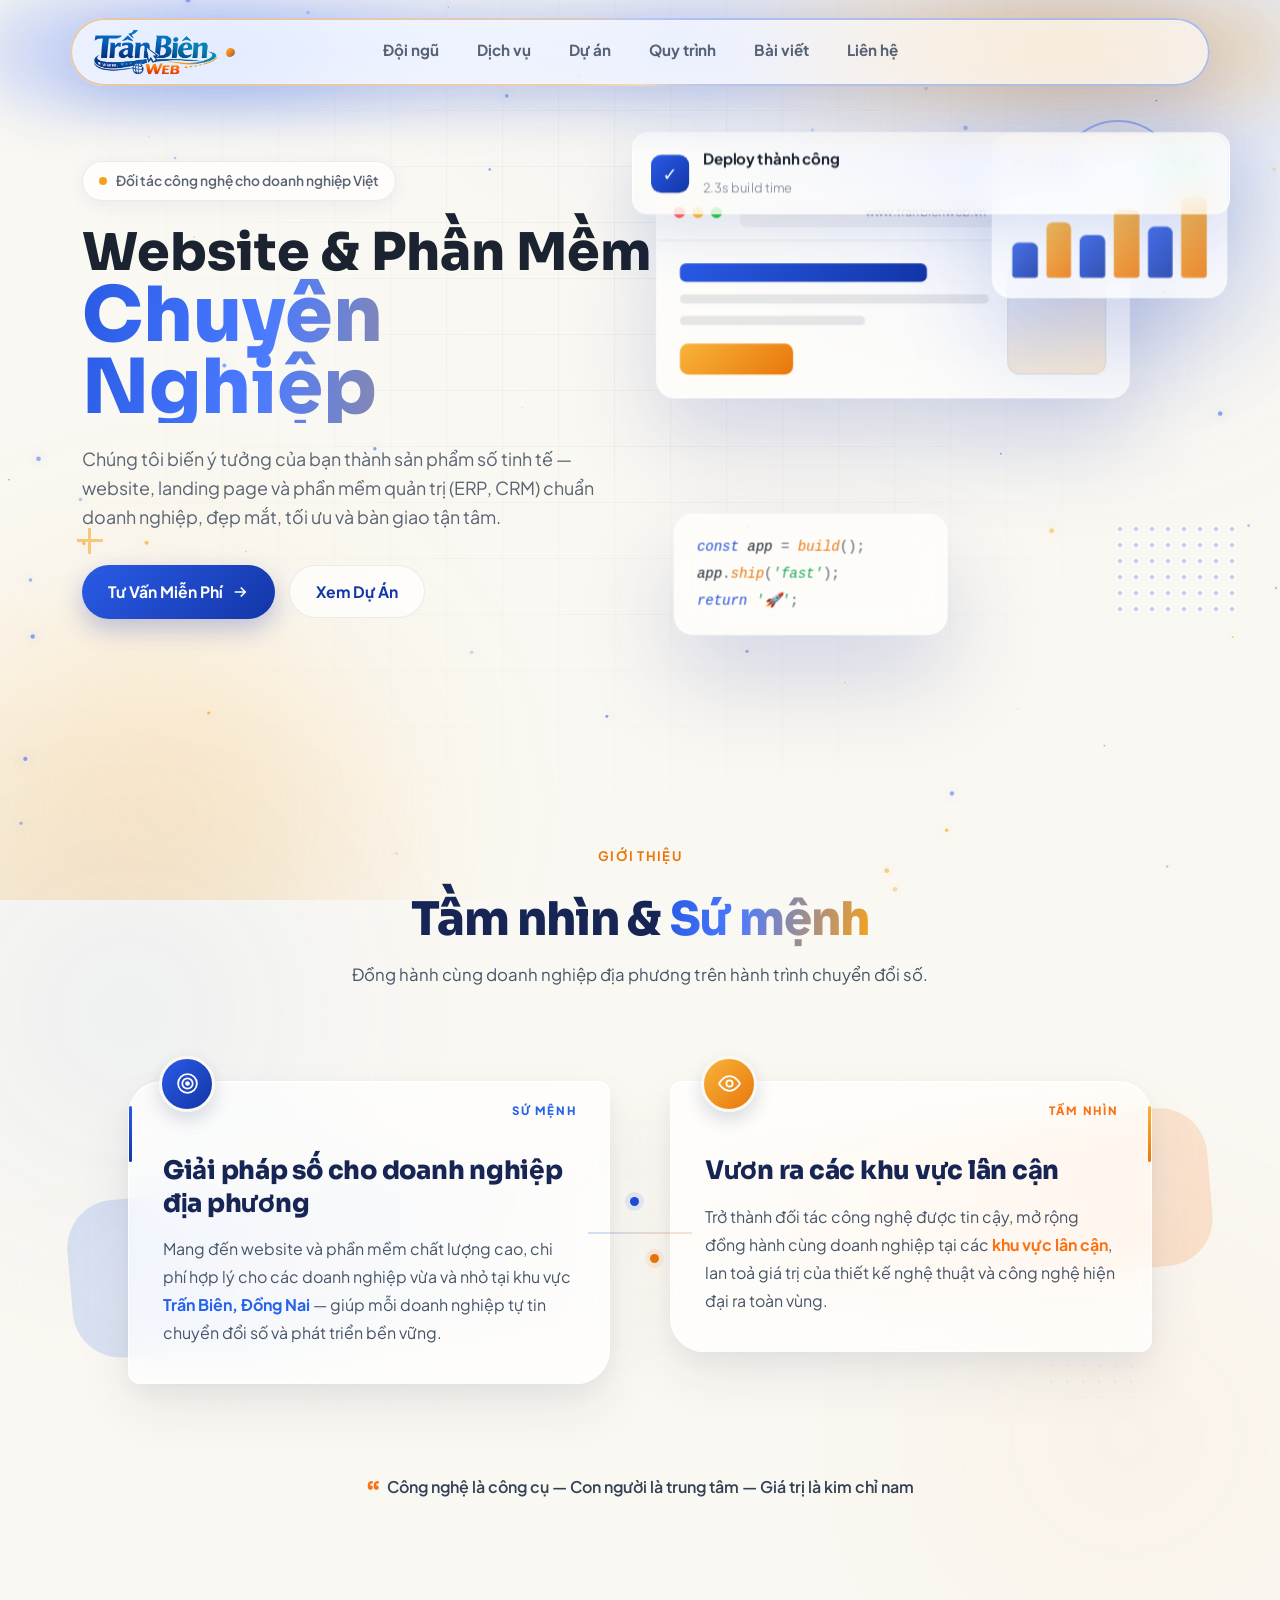
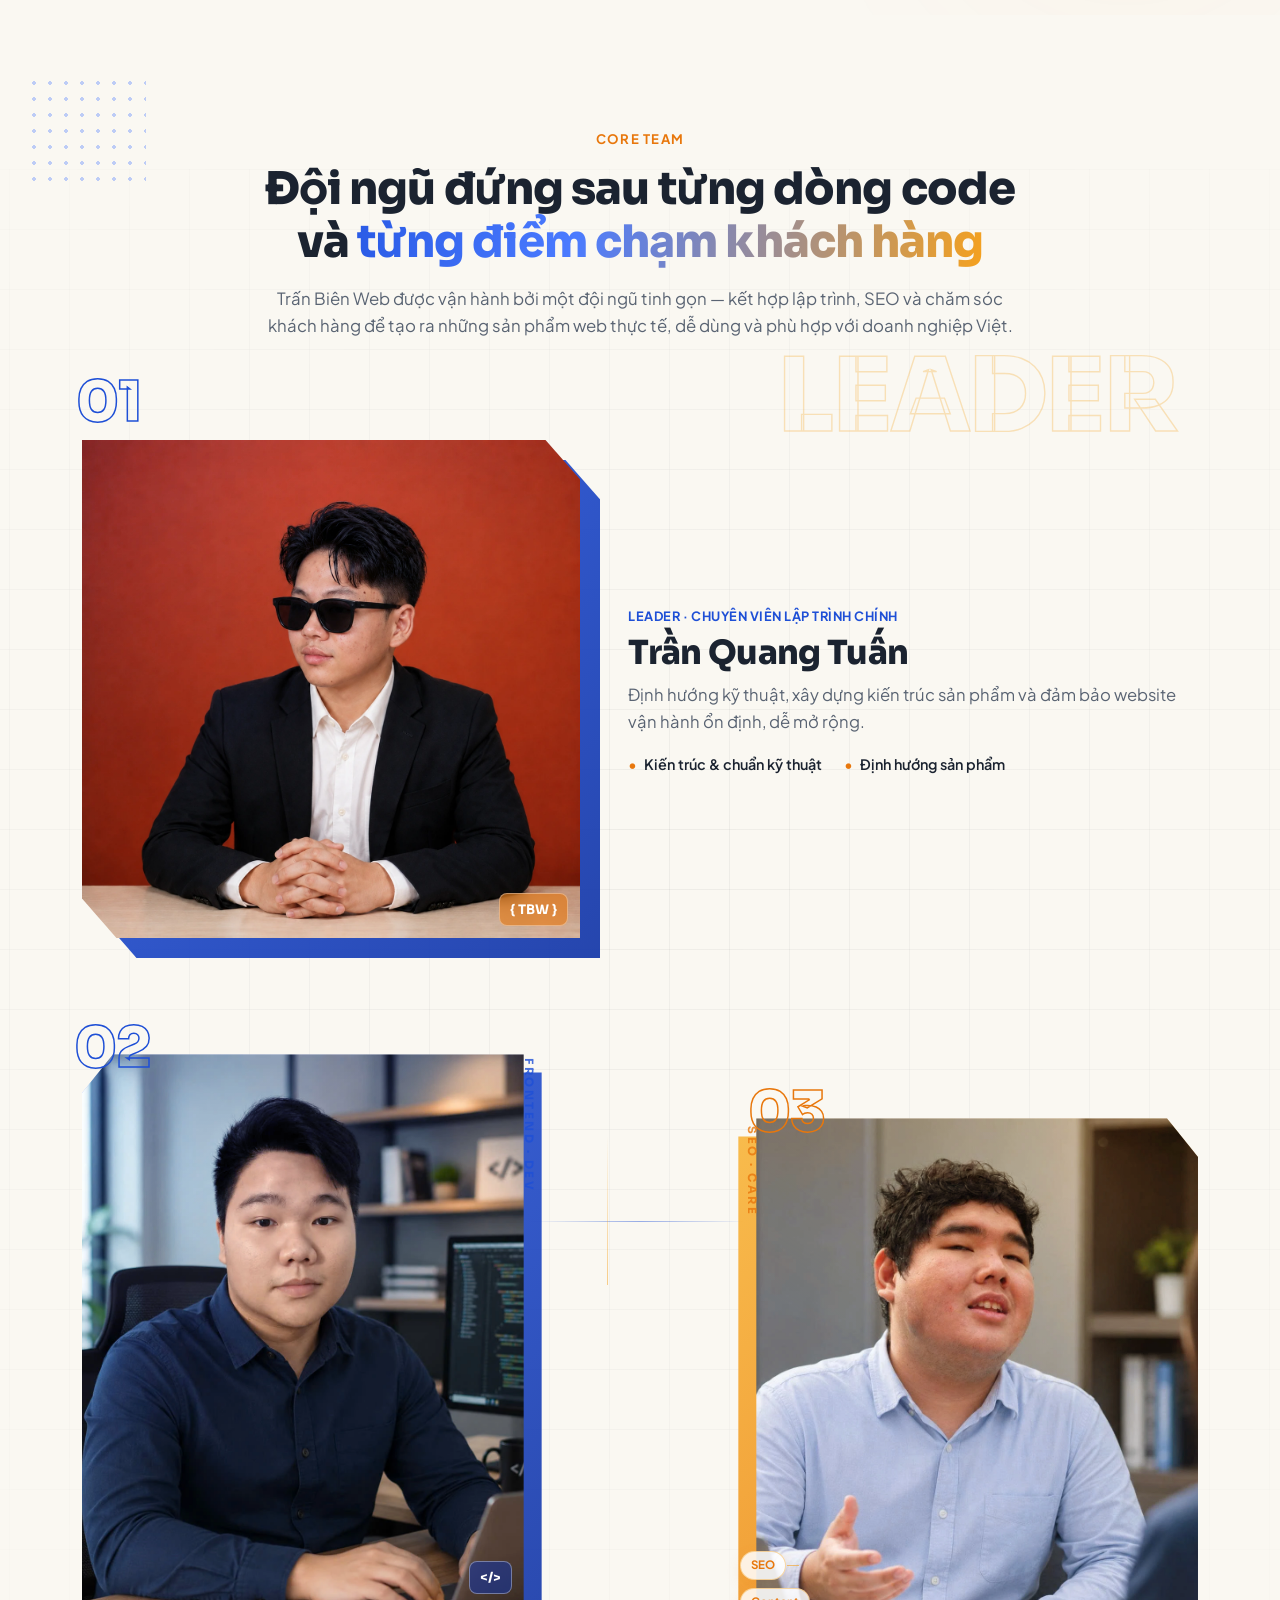
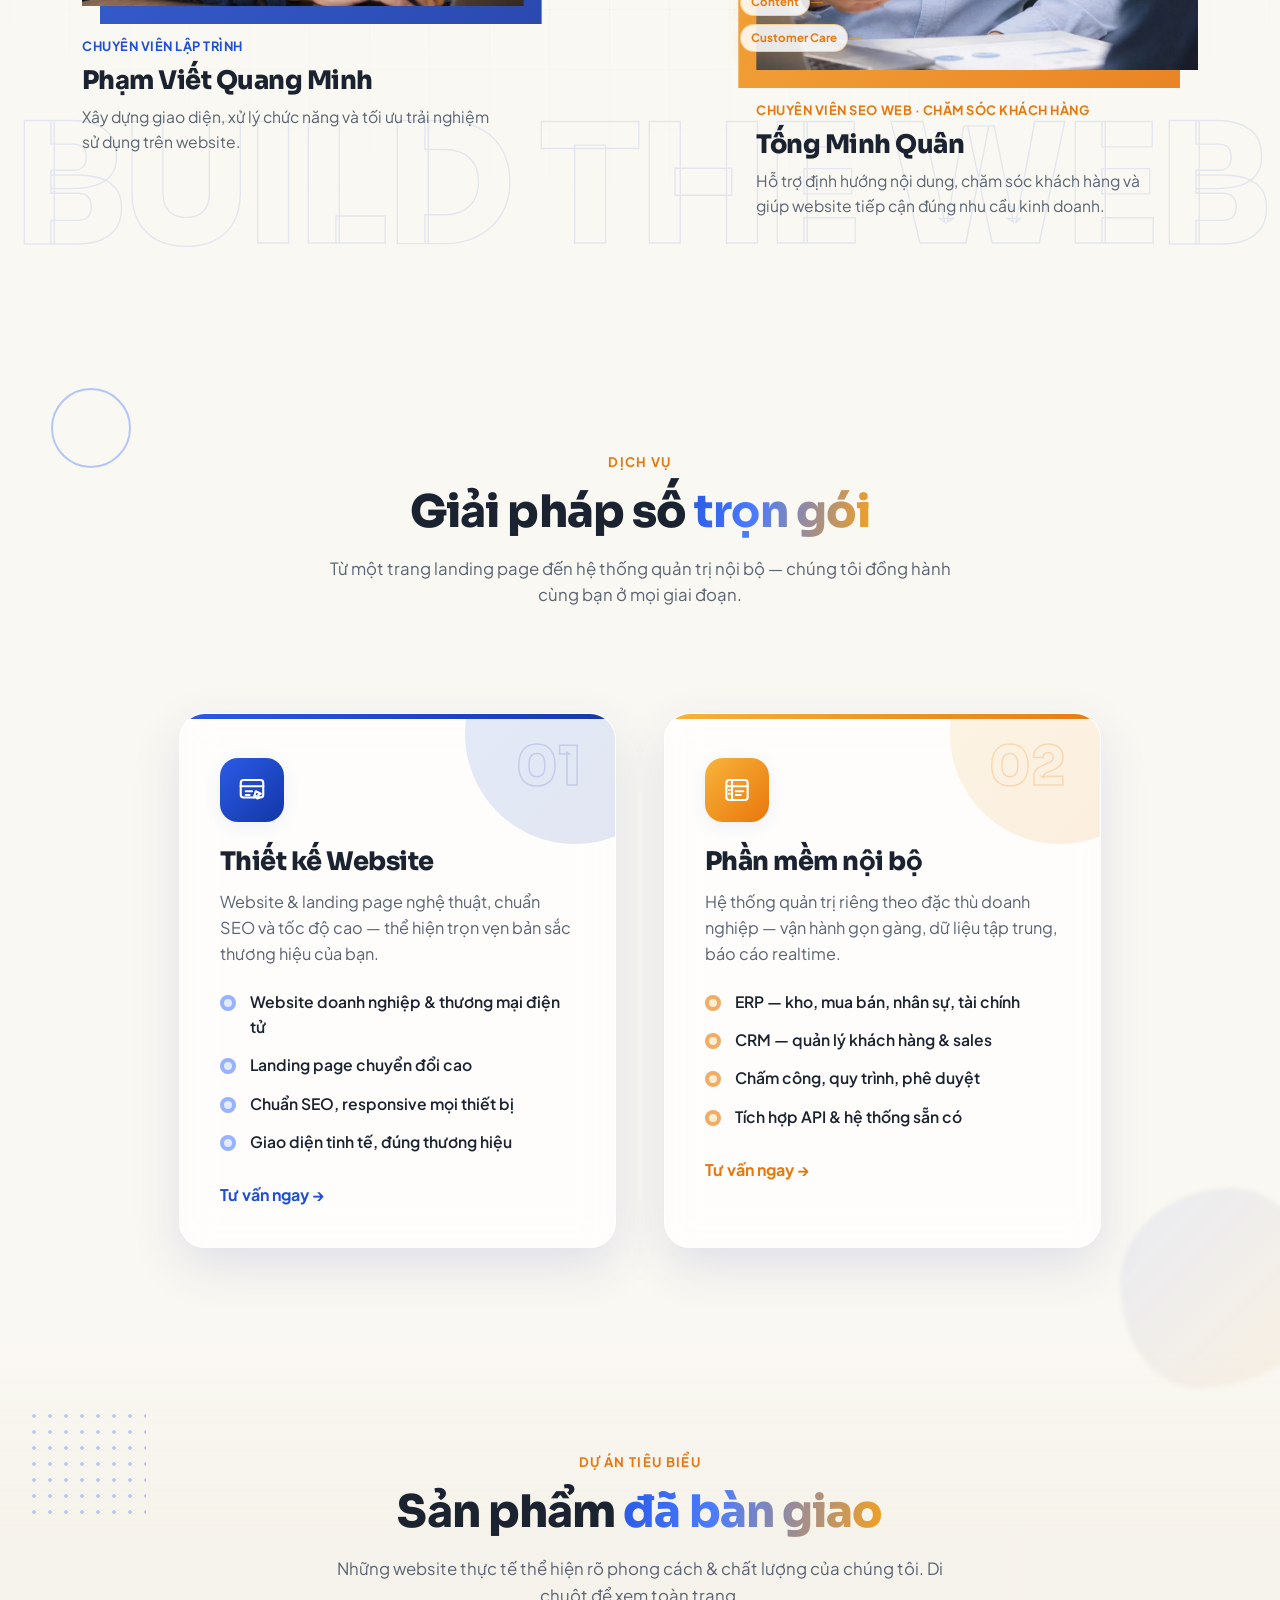
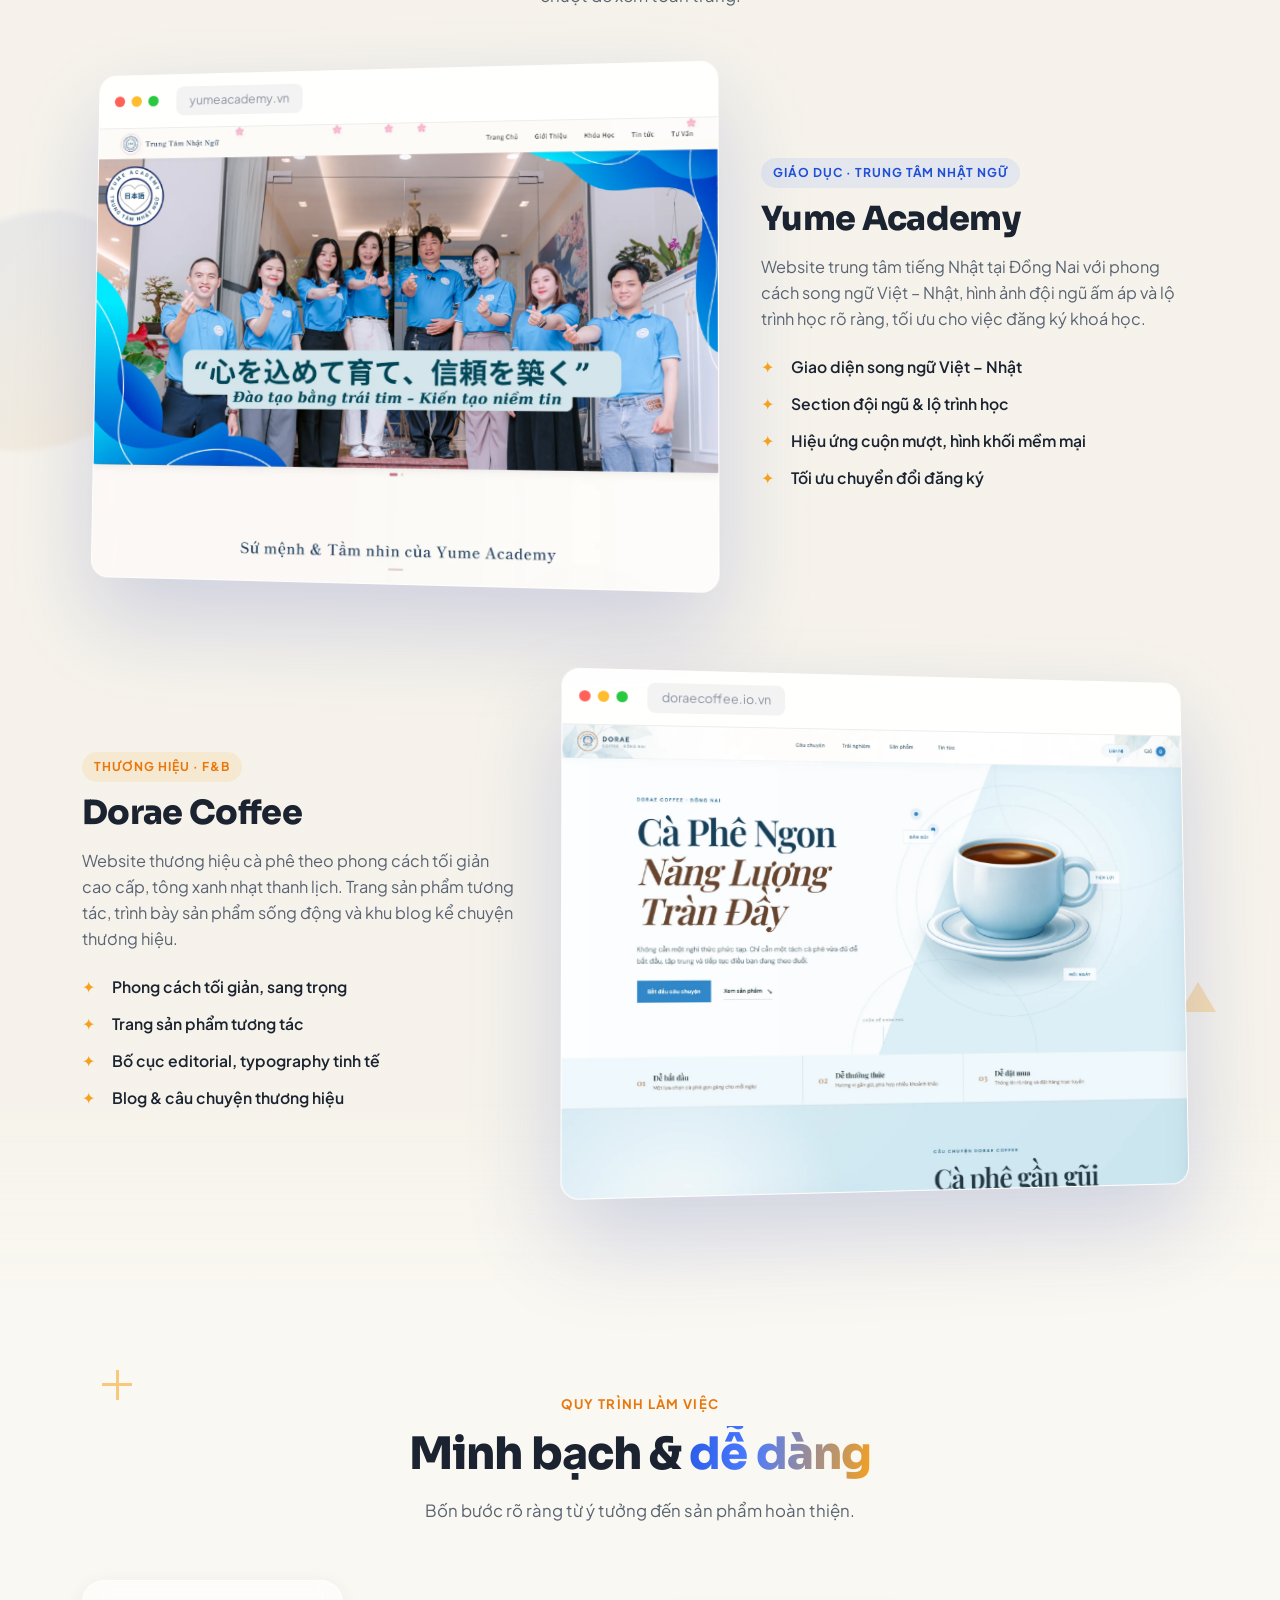
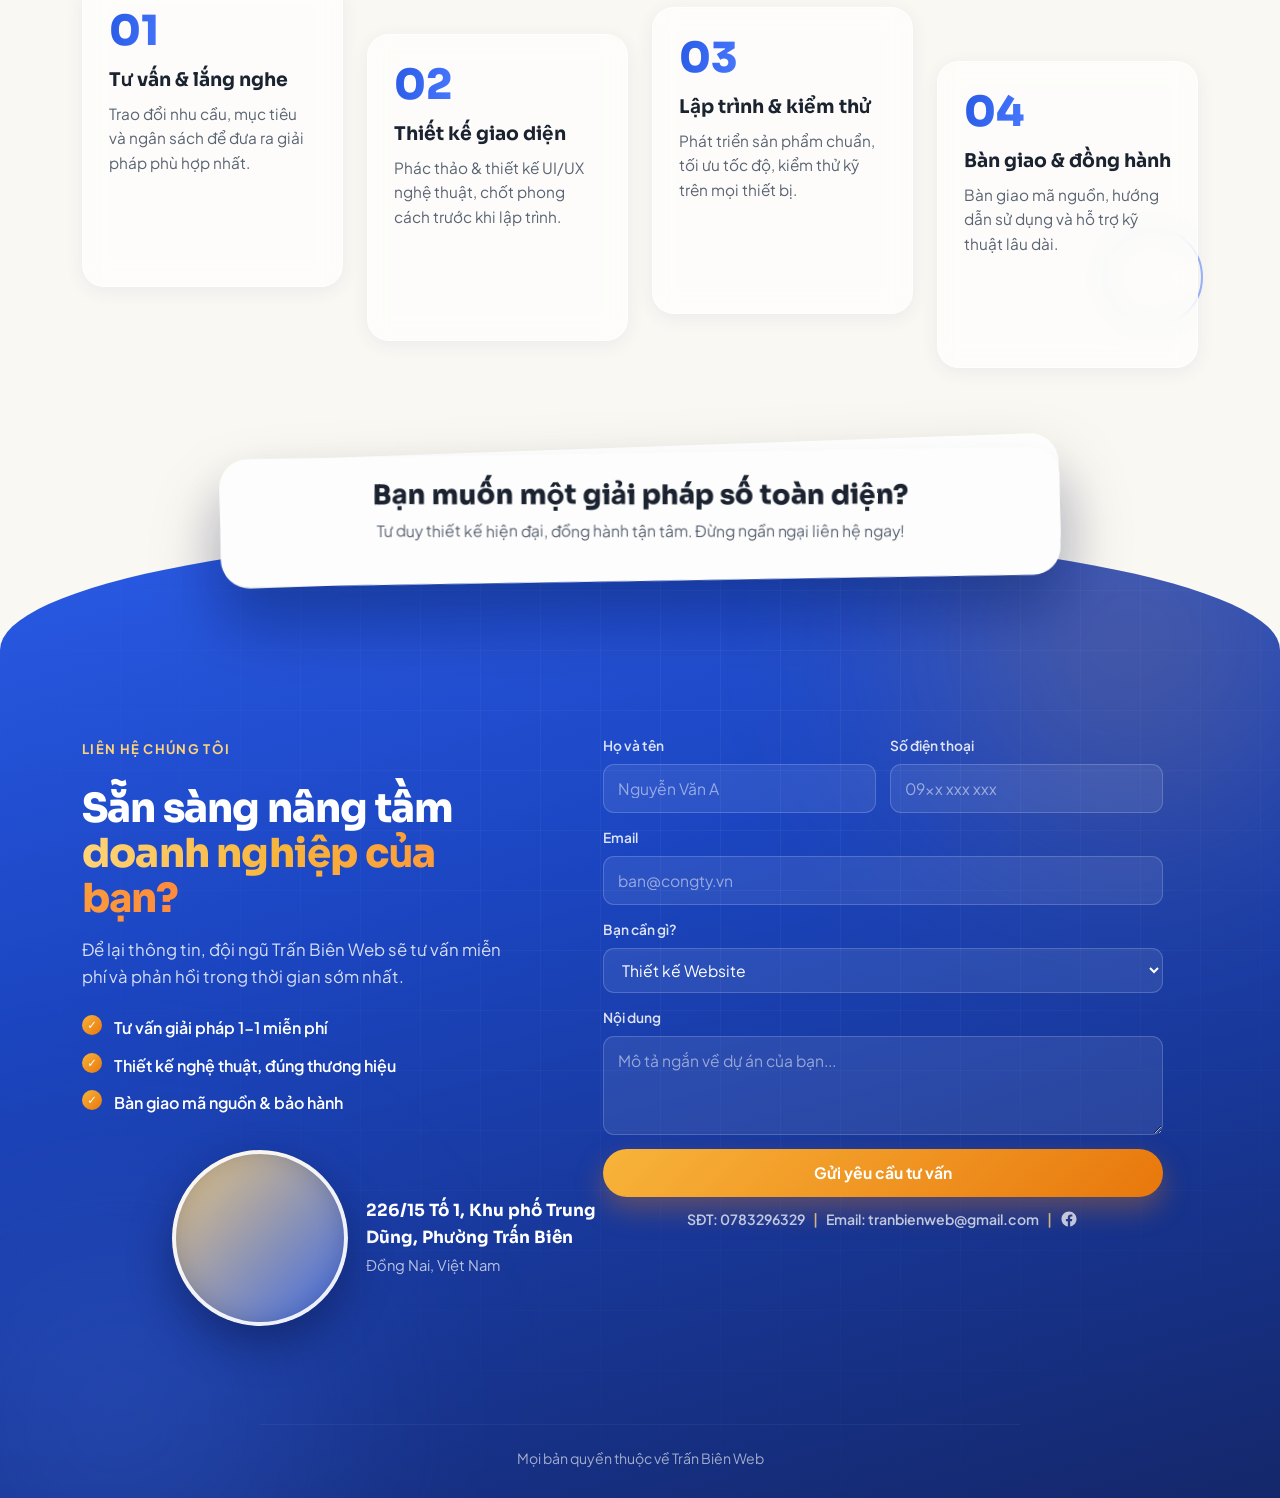
<file: index.html>
<!DOCTYPE html>
<html lang="vi">
<head>
  <meta charset="UTF-8" />
  <meta name="viewport" content="width=device-width, initial-scale=1.0" />
  <meta name="theme-color" content="#FAF8F2" />
  <meta http-equiv="Cache-Control" content="no-cache, no-store, must-revalidate" />
  <meta http-equiv="Pragma" content="no-cache" />
  <meta http-equiv="Expires" content="0" />
  <title>Trấn Biên Web — Thiết kế Website & Phần Mềm Nội Bộ</title>
  <meta name="description" content="Trấn Biên Web — Thiết kế Website, Landing Page, ERP, CRM và phần mềm nội bộ doanh nghiệp chuyên nghiệp tại Việt Nam. Đại diện: Trần Quang Tuấn." />

  <!-- Fonts -->
  <link rel="preconnect" href="https://fonts.googleapis.com" />
  <link rel="preconnect" href="https://fonts.gstatic.com" crossorigin />
  <link href="https://fonts.googleapis.com/css2?family=Plus+Jakarta+Sans:wght@400;500;600;700;800&family=Sora:wght@600;700;800&display=swap" rel="stylesheet" />

  <!-- Bootstrap 5 (grid + responsive utilities) -->
  <link href="https://cdn.jsdelivr.net/npm/bootstrap@5.3.3/dist/css/bootstrap.min.css" rel="stylesheet" />

  <!-- Styles -->
  <link rel="preload" as="image" href="assets/sidebar-art.jpg" media="(max-width: 991px)" />
  <link rel="stylesheet" href="css/style.css?v=20260621-vm-editorial" />
  <link rel="icon" type="image/png" href="assets/TranBienWeb Icon.png" />
</head>
<body>

  <!-- Decorative background layers -->
  <div class="bg-layer">
    <div class="bg-grid" aria-hidden="true"></div>
    <div class="bg-blob bg-blob--blue" aria-hidden="true"></div>
    <div class="bg-blob bg-blob--gold" aria-hidden="true"></div>
    <canvas id="particles" aria-hidden="true"></canvas>
  </div>

  <!-- Reusable abstract shapes (defs) -->
  <svg width="0" height="0" style="position:absolute" aria-hidden="true">
    <defs>
      <linearGradient id="gBlue" x1="0" y1="0" x2="1" y2="1">
        <stop offset="0" stop-color="#4B7BFF"/><stop offset="1" stop-color="#1336A8"/>
      </linearGradient>
      <linearGradient id="gGold" x1="0" y1="0" x2="1" y2="1">
        <stop offset="0" stop-color="#F8B43A"/><stop offset="1" stop-color="#E8770C"/>
      </linearGradient>
    </defs>
  </svg>

  <!-- ===== NAVBAR ===== -->
  <header class="nav" id="nav">
    <div class="container nav__inner">
      <span class="nav__aurora" aria-hidden="true"></span>
      <a class="nav__brand" href="#top" aria-label="Trấn Biên Web">
        <img src="assets/logo-trim.png" alt="Trấn Biên Web" class="nav__logo" />
        <span class="nav__spark" aria-hidden="true"></span>
      </a>

      <nav class="nav__links" id="navLinks">
        <div class="nav__panel-head">
          <button class="nav__close" id="navClose" aria-label="Đóng menu">
            <svg viewBox="0 0 24 24" width="22" height="22" fill="none" stroke="currentColor" stroke-width="2.2" stroke-linecap="round"><path d="M6 6l12 12M18 6L6 18"/></svg>
          </button>
        </div>
        <a href="#team">Đội ngũ</a>
        <a href="#services">Dịch vụ</a>
        <a href="#portfolio">Dự án</a>
        <a href="#process">Quy trình</a>
        <a href="#articles">Bài viết</a>
        <a href="#contact">Liên hệ</a>
      </nav>

      <div class="nav__actions">
        <button class="nav__toggle" id="navToggle" aria-label="Mở menu" aria-expanded="false">
          <span></span><span></span><span></span>
        </button>
      </div>
    </div>
  </header>

  <!-- Mobile sidebar backdrop -->
  <div class="nav__overlay" id="navOverlay" aria-hidden="true"></div>

  <!-- ===== HERO ===== -->
  <main id="top">
    <section class="hero">
      <!-- abstract shapes -->
      <span class="shape shape--ring s1" aria-hidden="true"></span>
      <span class="shape shape--plus s2" aria-hidden="true"></span>
      <span class="shape shape--tri s3" aria-hidden="true"></span>
      <span class="shape shape--dots s4" aria-hidden="true"></span>

      <div class="container">
        <div class="row align-items-center g-5">
          <div class="col-lg-6">
            <div class="hero__copy reveal">
              <span class="pill">
                <span class="pill__dot"></span>
                Đối tác công nghệ cho doanh nghiệp Việt
              </span>
              <h1 class="hero__title">
                <span class="hero__title-main">Website &amp; Phần Mềm</span>
                <span class="grad-text hero__title-focus">Chuyên Nghiệp</span>
              </h1>
              <p class="hero__lead">
                Chúng tôi biến ý tưởng của bạn thành sản phẩm số tinh tế —
                website, landing page và phần mềm quản trị (ERP, CRM) chuẩn
                doanh nghiệp, đẹp mắt, tối ưu và bàn giao tận tâm.
              </p>
              <div class="hero__cta">
                <a href="#contact" class="btn btn--primary">
                  Tư Vấn Miễn Phí
                  <svg viewBox="0 0 24 24" width="18" height="18" fill="none" stroke="currentColor" stroke-width="2.2"><path d="M5 12h14M13 6l6 6-6 6"/></svg>
                </a>
                <a href="#portfolio" class="btn btn--ghost">Xem Dự Án</a>
              </div>

            </div>
          </div>

          <!-- 3D floating browser cluster -->
          <div class="col-lg-6">
            <div class="hero__art reveal" id="heroArt">
              <div class="art-tilt">
                <div class="window window--main glass float-a">
                  <div class="window__bar">
                    <span class="dot dot--r"></span><span class="dot dot--y"></span><span class="dot dot--g"></span>
                    <div class="window__url">www.tranbienweb.vn</div>
                  </div>
                  <div class="window__body">
                    <div class="ui-hero">
                      <div class="ui-hero__title"></div>
                      <div class="ui-hero__line"></div>
                      <div class="ui-hero__line short"></div>
                      <div class="ui-hero__btn"></div>
                    </div>
                    <div class="ui-hero__visual"></div>
                  </div>
                </div>

                <div class="window window--dash glass float-b">
                  <div class="dash__head">
                    <span>Doanh thu</span>
                    <span class="dash__tag">+24%</span>
                  </div>
                  <div class="dash__chart">
                    <span style="--h:42%"></span><span style="--h:65%"></span>
                    <span style="--h:50%"></span><span style="--h:80%"></span>
                    <span style="--h:60%"></span><span style="--h:95%"></span>
                  </div>
                </div>

                <div class="window window--code glass float-c">
                  <div class="code__line"><i class="c-key">const</i> <i class="c-var">app</i> = <i class="c-fn">build</i>();</div>
                  <div class="code__line"><i class="c-var">app</i>.<i class="c-fn">ship</i>(<i class="c-str">'fast'</i>);</div>
                  <div class="code__line"><i class="c-key">return</i> <i class="c-str">'🚀'</i>;</div>
                </div>

                <div class="chip glass float-d">
                  <div class="chip__ico">✓</div>
                  <div><strong>Deploy thành công</strong><small>2.3s build time</small></div>
                </div>
              </div>
            </div>
          </div>
        </div>

      </div>
    </section>

    <!-- ===== VISION & MISSION (editorial brand-direction) ===== -->
    <section class="section vision-mission-section" id="about">
      <!-- very soft ambient light in the corners -->
      <span class="vm-decor vm-glow vm-glow--blue" aria-hidden="true"></span>
      <span class="vm-decor vm-glow vm-glow--gold" aria-hidden="true"></span>

      <div class="container">
        <!-- heading -->
        <div class="vm-header reveal">
          <span class="eyebrow">Giới thiệu</span>
          <h2 class="vm-title">Tầm nhìn &amp; <span class="grad-text">Sứ mệnh</span></h2>
          <p class="vm-subtitle">Đồng hành cùng doanh nghiệp địa phương trên hành trình chuyển đổi số.</p>
        </div>

        <!-- stage = thin diagonal ribbon + two asymmetric glass panels -->
        <div class="vm-stage">
          <!-- thin, soft diagonal ribbon as a visual-direction layer -->
          <span class="vm-ribbon" aria-hidden="true"></span>

          <!-- minimal art-direction details -->
          <span class="vm-decor vm-orbit" aria-hidden="true"></span>
          <span class="vm-decor vm-dots" aria-hidden="true"></span>
          <span class="vm-decor vm-coord vm-coord--blue" aria-hidden="true"></span>
          <span class="vm-decor vm-coord vm-coord--gold" aria-hidden="true"></span>

          <div class="vm-grid">
            <!-- soft connector between the two panels -->
            <span class="vm-connector" aria-hidden="true"></span>

            <!-- MISSION (left, slightly lower) -->
            <article class="vm-panel vm-panel-mission reveal">
              <span class="vm-icon vm-icon--blue">
                <svg viewBox="0 0 24 24" fill="none" stroke="currentColor" stroke-width="1.7"><circle cx="12" cy="12" r="9"/><circle cx="12" cy="12" r="5"/><circle cx="12" cy="12" r="1.4" fill="currentColor"/></svg>
              </span>
              <span class="vm-label vm-label--blue">Sứ mệnh</span>
              <h3 class="vm-panel-title">Giải pháp số cho doanh nghiệp địa phương</h3>
              <p class="vm-panel-text">Mang đến website và phần mềm chất lượng cao, chi phí hợp lý cho các doanh nghiệp vừa và nhỏ tại khu vực <strong>Trấn Biên, Đồng Nai</strong> — giúp mỗi doanh nghiệp tự tin chuyển đổi số và phát triển bền vững.</p>
            </article>

            <!-- VISION (right, slightly higher) -->
            <article class="vm-panel vm-panel-vision reveal">
              <span class="vm-icon vm-icon--gold">
                <svg viewBox="0 0 24 24" fill="none" stroke="currentColor" stroke-width="1.7"><path d="M2 12s3.5-7 10-7 10 7 10 7-3.5 7-10 7-10-7-10-7z"/><circle cx="12" cy="12" r="3"/></svg>
              </span>
              <span class="vm-label vm-label--gold">Tầm nhìn</span>
              <h3 class="vm-panel-title">Vươn ra các khu vực lân cận</h3>
              <p class="vm-panel-text">Trở thành đối tác công nghệ được tin cậy, mở rộng đồng hành cùng doanh nghiệp tại các <strong class="vm-strong-gold">khu vực lân cận</strong>, lan toả giá trị của thiết kế nghệ thuật và công nghệ hiện đại ra toàn vùng.</p>
            </article>
          </div>
        </div>

        <!-- brand credo -->
        <p class="vm-quote reveal">
          <span class="vm-quote-mark" aria-hidden="true">&ldquo;</span>
          Công nghệ là công cụ — Con người là trung tâm — Giá trị là kim chỉ nam
        </p>
      </div>
    </section>

    <!-- ===== CORE TEAM (editorial showcase) ===== -->
    <section class="section team" id="team">
      <!-- decorative tech layers -->
      <span class="team-bg-grid" aria-hidden="true"></span>
      <span class="team-bg-word" aria-hidden="true">BUILD&nbsp;THE&nbsp;WEB</span>
      <span class="shape shape--dots s7" aria-hidden="true"></span>

      <div class="container">
        <!-- intro -->
        <div class="section__head team-head reveal">
          <span class="eyebrow">Core Team</span>
          <h2 class="section__title">
            Đội ngũ đứng sau từng dòng code và
            <span class="grad-text">từng điểm chạm khách hàng</span>
          </h2>
          <p class="section__sub">
            Trấn Biên Web được vận hành bởi một đội ngũ tinh gọn — kết hợp lập trình, SEO
            và chăm sóc khách hàng để tạo ra những sản phẩm web thực tế, dễ dùng và phù hợp
            với doanh nghiệp Việt.
          </p>
        </div>

        <!-- asymmetric roster -->
        <div class="team-roster">

          <!-- coordinate / connector decorations -->
          <span class="team-line team-line--1" aria-hidden="true"></span>
          <span class="team-line team-line--2" aria-hidden="true"></span>

          <!-- MEMBER 01 — Trần Quang Tuấn (LEADER, top anchor) -->
          <article class="team-member team-member--lead reveal">
            <span class="team-lead__word" aria-hidden="true">LEADER</span>
            <span class="team-member__index">01</span>
            <div class="team-photo team-photo--lead">
              <span class="team-photo__block" aria-hidden="true"></span>
              <img src="assets/TranQuangTuan.webp"
                   alt="Trần Quang Tuấn — Leader, chuyên viên lập trình chính" loading="lazy" />
              <span class="team-photo__glow" aria-hidden="true"></span>
              <span class="team-photo__tick" aria-hidden="true">{ TBW }</span>
            </div>
            <div class="team-member__info team-member__info--lead">
              <span class="team-member__role">Leader · Chuyên viên lập trình chính</span>
              <h3 class="team-member__name">Trần Quang Tuấn</h3>
              <p class="team-member__desc">
                Định hướng kỹ thuật, xây dựng kiến trúc sản phẩm và đảm bảo website vận hành
                ổn định, dễ mở rộng.
              </p>
              <div class="team-lead__meta">
                <span><i>•</i> Kiến trúc &amp; chuẩn kỹ thuật</span>
                <span><i>•</i> Định hướng sản phẩm</span>
              </div>
            </div>
          </article>

          <!-- MEMBER 02 — Phạm Viết Quang Minh -->
          <article class="team-member team-member--01 reveal">
            <span class="team-member__index">02</span>
            <div class="team-photo team-photo--blue">
              <span class="team-photo__block" aria-hidden="true"></span>
              <img src="assets/PhamVietQuangMinh.webp"
                   alt="Phạm Viết Quang Minh — Chuyên viên lập trình" loading="lazy" />
              <span class="team-photo__glow" aria-hidden="true"></span>
              <span class="team-photo__tick" aria-hidden="true">&lt;/&gt;</span>
            </div>
            <span class="team-member__vrole">FRONTEND&nbsp;·&nbsp;DEV</span>
            <div class="team-member__info">
              <span class="team-member__role">Chuyên viên lập trình</span>
              <h3 class="team-member__name">Phạm Viết Quang Minh</h3>
              <p class="team-member__desc">
                Xây dựng giao diện, xử lý chức năng và tối ưu trải nghiệm sử dụng trên website.
              </p>
            </div>
          </article>

          <!-- MEMBER 03 — Tống Minh Quân -->
          <article class="team-member team-member--02 reveal">
            <span class="team-member__index team-member__index--gold">03</span>
            <div class="team-photo team-photo--gold">
              <span class="team-photo__block" aria-hidden="true"></span>
              <img src="assets/TongMinhQuan.webp"
                   alt="Tống Minh Quân — Chuyên viên SEO web, chăm sóc khách hàng" loading="lazy" />
              <span class="team-photo__glow" aria-hidden="true"></span>
              <!-- keyword connectors (anchored to photo) -->
              <ul class="team-keywords" aria-hidden="true">
                <li>SEO</li><li>Content</li><li>Customer&nbsp;Care</li>
              </ul>
            </div>
            <span class="team-member__vrole team-member__vrole--gold">SEO&nbsp;·&nbsp;CARE</span>
            <div class="team-member__info">
              <span class="team-member__role team-member__role--gold">Chuyên viên SEO web · Chăm sóc khách hàng</span>
              <h3 class="team-member__name">Tống Minh Quân</h3>
              <p class="team-member__desc">
                Hỗ trợ định hướng nội dung, chăm sóc khách hàng và giúp website tiếp cận
                đúng nhu cầu kinh doanh.
              </p>
            </div>
          </article>

        </div>
      </div>
    </section>

    <!-- ===== SERVICES ===== -->
    <section class="section" id="services">
      <span class="shape shape--ring s5" aria-hidden="true"></span>
      <span class="shape shape--blob s6" aria-hidden="true"></span>
      <div class="container">
        <div class="section__head reveal">
          <span class="eyebrow">Dịch vụ</span>
          <h2 class="section__title">Giải pháp số <span class="grad-text">trọn gói</span></h2>
          <p class="section__sub">Từ một trang landing page đến hệ thống quản trị nội bộ — chúng tôi đồng hành cùng bạn ở mọi giai đoạn.</p>
        </div>

        <div class="row g-4 g-lg-5 justify-content-center solutions">
          <div class="col-md-6 col-lg-5 reveal">
            <article class="scard scard--blue">
              <span class="scard__num">01</span>
              <div class="scard__ico ico--blue">
                <svg viewBox="0 0 24 24" fill="none" stroke="currentColor" stroke-width="1.7" stroke-linecap="round" stroke-linejoin="round"><rect x="3" y="4" width="18" height="14" rx="2.2"/><path d="M3 9h18"/><path d="M7 13h5"/><path d="M7 16h3"/><path d="M15 13l4 2-2 1 1 2-1.7.8-1-2-1.8 1z"/></svg>
              </div>
              <h3>Thiết kế Website</h3>
              <p>Website &amp; landing page nghệ thuật, chuẩn SEO và tốc độ cao — thể hiện trọn vẹn bản sắc thương hiệu của bạn.</p>
              <ul class="scard__list">
                <li>Website doanh nghiệp &amp; thương mại điện tử</li>
                <li>Landing page chuyển đổi cao</li>
                <li>Chuẩn SEO, responsive mọi thiết bị</li>
                <li>Giao diện tinh tế, đúng thương hiệu</li>
              </ul>
              <a href="#contact" class="scard__cta">Tư vấn ngay →</a>
            </article>
          </div>
          <div class="col-md-6 col-lg-5 reveal">
            <article class="scard scard--gold">
              <span class="scard__num">02</span>
              <div class="scard__ico ico--gold">
                <svg viewBox="0 0 24 24" fill="none" stroke="currentColor" stroke-width="1.7" stroke-linecap="round" stroke-linejoin="round"><rect x="3.5" y="4" width="17" height="16" rx="2.2"/><path d="M8 4v16"/><path d="M3.5 9h17"/><path d="M11 13h6"/><path d="M11 16h4"/><path d="M5.5 12h.8M5.5 15h.8"/></svg>
              </div>
              <h3>Phần mềm nội bộ</h3>
              <p>Hệ thống quản trị riêng theo đặc thù doanh nghiệp — vận hành gọn gàng, dữ liệu tập trung, báo cáo realtime.</p>
              <ul class="scard__list">
                <li>ERP — kho, mua bán, nhân sự, tài chính</li>
                <li>CRM — quản lý khách hàng &amp; sales</li>
                <li>Chấm công, quy trình, phê duyệt</li>
                <li>Tích hợp API &amp; hệ thống sẵn có</li>
              </ul>
              <a href="#contact" class="scard__cta">Tư vấn ngay →</a>
            </article>
          </div>
        </div>
      </div>
    </section>

    <!-- ===== PORTFOLIO ===== -->
    <section class="section section--alt" id="portfolio">
      <span class="shape shape--dots s7" aria-hidden="true"></span>
      <span class="shape shape--tri s8" aria-hidden="true"></span>
      <span class="shape shape--blob s9" aria-hidden="true"></span>
      <div class="container">
        <div class="section__head reveal">
          <span class="eyebrow">Dự án tiêu biểu</span>
          <h2 class="section__title">Sản phẩm <span class="grad-text">đã bàn giao</span></h2>
          <p class="section__sub">Những website thực tế thể hiện rõ phong cách &amp; chất lượng của chúng tôi. Di chuột để xem toàn trang.</p>
        </div>

        <!-- Showcase 1: Yume Academy -->
        <div class="showcase row align-items-center g-5 reveal">
          <div class="col-lg-7">
            <figure class="showcase__frame glass">
              <div class="showcase__bar"><span></span><span></span><span></span><em>yumeacademy.vn</em></div>
              <div class="showcase__viewport">
                <img src="assets/yume.webp" alt="Website Yume Academy — Trung tâm Nhật ngữ Đồng Nai" class="showcase__shot" loading="lazy" />
              </div>
            </figure>
          </div>
          <div class="col-lg-5">
            <div class="showcase__meta">
              <span class="tagline">Giáo dục · Trung tâm Nhật ngữ</span>
              <h3>Yume Academy</h3>
              <p>Website trung tâm tiếng Nhật tại Đồng Nai với phong cách song ngữ Việt – Nhật, hình ảnh đội ngũ ấm áp và lộ trình học rõ ràng, tối ưu cho việc đăng ký khoá học.</p>
              <ul class="feat">
                <li>Giao diện song ngữ Việt – Nhật</li>
                <li>Section đội ngũ &amp; lộ trình học</li>
                <li>Hiệu ứng cuộn mượt, hình khối mềm mại</li>
                <li>Tối ưu chuyển đổi đăng ký</li>
              </ul>
            </div>
          </div>
        </div>

        <!-- Showcase 2: Dorae Coffee -->
        <div class="showcase showcase--rev row align-items-center g-5 reveal">
          <div class="col-lg-7 order-lg-2">
            <figure class="showcase__frame glass">
              <div class="showcase__bar"><span></span><span></span><span></span><em>doraecoffee.io.vn</em></div>
              <div class="showcase__viewport">
                <img src="assets/dorae.webp" alt="Website Dorae Coffee — thương hiệu cà phê" class="showcase__shot" loading="lazy" />
              </div>
            </figure>
          </div>
          <div class="col-lg-5 order-lg-1">
            <div class="showcase__meta">
              <span class="tagline tagline--gold">Thương hiệu · F&amp;B</span>
              <h3>Dorae Coffee</h3>
              <p>Website thương hiệu cà phê theo phong cách tối giản cao cấp, tông xanh nhạt thanh lịch. Trang sản phẩm tương tác, trình bày sản phẩm sống động và khu blog kể chuyện thương hiệu.</p>
              <ul class="feat">
                <li>Phong cách tối giản, sang trọng</li>
                <li>Trang sản phẩm tương tác</li>
                <li>Bố cục editorial, typography tinh tế</li>
                <li>Blog &amp; câu chuyện thương hiệu</li>
              </ul>
            </div>
          </div>
        </div>
      </div>
    </section>

    <!-- ===== PROCESS ===== -->
    <section class="section" id="process">
      <span class="shape shape--ring s10" aria-hidden="true"></span>
      <span class="shape shape--plus s11" aria-hidden="true"></span>
      <div class="container">
        <div class="section__head reveal">
          <span class="eyebrow">Quy trình làm việc</span>
          <h2 class="section__title">Minh bạch &amp; <span class="grad-text">dễ dàng</span></h2>
          <p class="section__sub">Bốn bước rõ ràng từ ý tưởng đến sản phẩm hoàn thiện.</p>
        </div>
        <div class="row g-4 steps">
          <div class="col-md-6 col-lg-3 reveal">
            <div class="step">
              <span class="step__num">01</span>
              <h3>Tư vấn &amp; lắng nghe</h3>
              <p>Trao đổi nhu cầu, mục tiêu và ngân sách để đưa ra giải pháp phù hợp nhất.</p>
            </div>
          </div>
          <div class="col-md-6 col-lg-3 reveal">
            <div class="step">
              <span class="step__num">02</span>
              <h3>Thiết kế giao diện</h3>
              <p>Phác thảo &amp; thiết kế UI/UX nghệ thuật, chốt phong cách trước khi lập trình.</p>
            </div>
          </div>
          <div class="col-md-6 col-lg-3 reveal">
            <div class="step">
              <span class="step__num">03</span>
              <h3>Lập trình &amp; kiểm thử</h3>
              <p>Phát triển sản phẩm chuẩn, tối ưu tốc độ, kiểm thử kỹ trên mọi thiết bị.</p>
            </div>
          </div>
          <div class="col-md-6 col-lg-3 reveal">
            <div class="step">
              <span class="step__num">04</span>
              <h3>Bàn giao &amp; đồng hành</h3>
              <p>Bàn giao mã nguồn, hướng dẫn sử dụng và hỗ trợ kỹ thuật lâu dài.</p>
            </div>
          </div>
        </div>
      </div>
    </section>

    <!-- ===== SEO ARTICLES ===== -->
    <section class="section section--articles" id="articles" hidden>
      <span class="shape shape--blob s12" aria-hidden="true"></span>
      <span class="shape shape--dots s13" aria-hidden="true"></span>
      <div class="container">
        <div class="section__head reveal">
          <span class="eyebrow">Góc kiến thức</span>
          <h2 class="section__title">Bài viết <span class="grad-text">mới nhất</span></h2>
          <p class="section__sub">Những chia sẻ ngắn gọn, thực tế về 3chuyển đổi số cho doanh nghiệp.</p>
        </div>
        <div class="article-grid" id="articleGrid" aria-live="polite"></div>
      </div>
    </section>

  </main>
  <!-- ===== CONTACT + FOOTER (khối gradient liền mạch) ===== -->
  <div class="darkzone">
    <div class="darkzone__bg" aria-hidden="true">
      <span class="dz-blob dz-blob--1"></span>
      <span class="dz-blob dz-blob--2"></span>
      <span class="dz-grid"></span>
    </div>

    <section class="contact" id="contact">
      <div class="container">
        <!-- floating banner -->
        <div class="contact__banner">
          <div class="contact__banner-txt">
            <h3>Bạn muốn một giải pháp số toàn diện?</h3>
            <p>Tư duy thiết kế hiện đại, đồng hành tận tâm. Đừng ngần ngại liên hệ ngay!</p>
          </div>
        </div>

        <div class="row contact__grid g-5 align-items-start">
          <div class="col-lg-5 reveal">
            <span class="eyebrow eyebrow--light">Liên hệ chúng tôi</span>
            <h2 class="contact__title">Sẵn sàng nâng tầm <span class="gtext-gold">doanh nghiệp của bạn?</span></h2>
            <p class="contact__lead">Để lại thông tin, đội ngũ Trấn Biên Web sẽ tư vấn miễn phí và phản hồi trong thời gian sớm nhất.</p>
            <ul class="contact__perks">
              <li>Tư vấn giải pháp 1-1 miễn phí</li>
              <li>Thiết kế nghệ thuật, đúng thương hiệu</li>
              <li>Bàn giao mã nguồn &amp; bảo hành</li>
            </ul>

            <div class="map-wrap">
              <div class="map-circle">
                <iframe src="https://www.google.com/maps/embed?pb=!1m17!1m12!1m3!1d14934.46916106082!2d106.82963755!3d10.94540025!2m3!1f0!2f0!3f0!3m2!1i1024!2i768!4f13.1!3m2!1m1!2s!5e1!3m2!1svi!2s!4v1781863505580!5m2!1svi!2s" title="Bản đồ Trấn Biên, Đồng Nai" allowfullscreen="" loading="lazy" referrerpolicy="no-referrer-when-downgrade"></iframe>
              </div>
              <div class="map-wrap__cap">
                <strong> 226/15 Tố 1, Khu phố Trung Dũng, Phường Trấn Biên</strong>
                <span>Đồng Nai, Việt Nam</span>
              </div>
            </div>
          </div>

          <div class="col-lg-7 reveal">
            <form class="form form--dark" id="contactForm" action="https://formspree.io/f/maqzrkvb" method="POST" novalidate>
              <div class="form__row">
                <label>Họ và tên
                  <input type="text" name="name" placeholder="Nguyễn Văn A" required />
                </label>
                <label>Số điện thoại
                  <input type="tel" name="phone" placeholder="09xx xxx xxx" required />
                </label>
              </div>
              <label>Email
                <input type="email" name="email" placeholder="ban@congty.vn" required />
              </label>
              <label>Bạn cần gì?
                <select name="service">
                  <option>Thiết kế Website</option>
                  <option>Phần mềm quản lý nội bộ</option>
                </select>
              </label>
              <label>Nội dung
                <textarea name="message" rows="3" placeholder="Mô tả ngắn về dự án của bạn..."></textarea>
              </label>
              <button type="submit" class="btn btn--gold btn--block">Gửi yêu cầu tư vấn</button>
              <p class="form__contact-line">SĐT: 0783296329 <span>|</span> Email: tranbienweb@gmail.com <span>|</span> <a class="form__contact-fb" href="https://www.facebook.com/profile.php?id=61590777944673" target="_blank" rel="noopener" aria-label="Facebook Fanpage"><svg viewBox="0 0 24 24" fill="currentColor" aria-hidden="true"><path d="M22 12.06C22 6.5 17.52 2 12 2S2 6.5 2 12.06c0 5.02 3.66 9.18 8.44 9.94v-7.03H7.9v-2.9h2.54V9.85c0-2.52 1.5-3.91 3.78-3.91 1.1 0 2.24.2 2.24.2v2.47h-1.26c-1.24 0-1.63.78-1.63 1.57v1.88h2.78l-.44 2.9h-2.34V22c4.78-.76 8.44-4.92 8.44-9.94z"/></svg></a></p>
              <p class="form__note" id="formNote" hidden>✓ Cảm ơn bạn! Chúng tôi sẽ liên hệ sớm nhất.</p>
            </form>
          </div>
        </div>
      </div>
    </section>

    <!-- footer merged into gradient -->
    <footer class="footer">
      <div class="container">
        <hr class="footer__line" />
        <div class="footer__bottom footer__bottom--center">
          <span>Mọi bản quyền thuộc về Trấn Biên Web</span>
        </div>
      </div>
    </footer>
  </div>

  <script src="js/admin-config.js?v=20260620-seo-admin-api-fixed"></script>
  <script src="js/articles.js?v=20260620-fetch"></script>
  <script src="js/main.js?v=20260619-sidebar-refresh"></script>
</body>
</html>
</file>
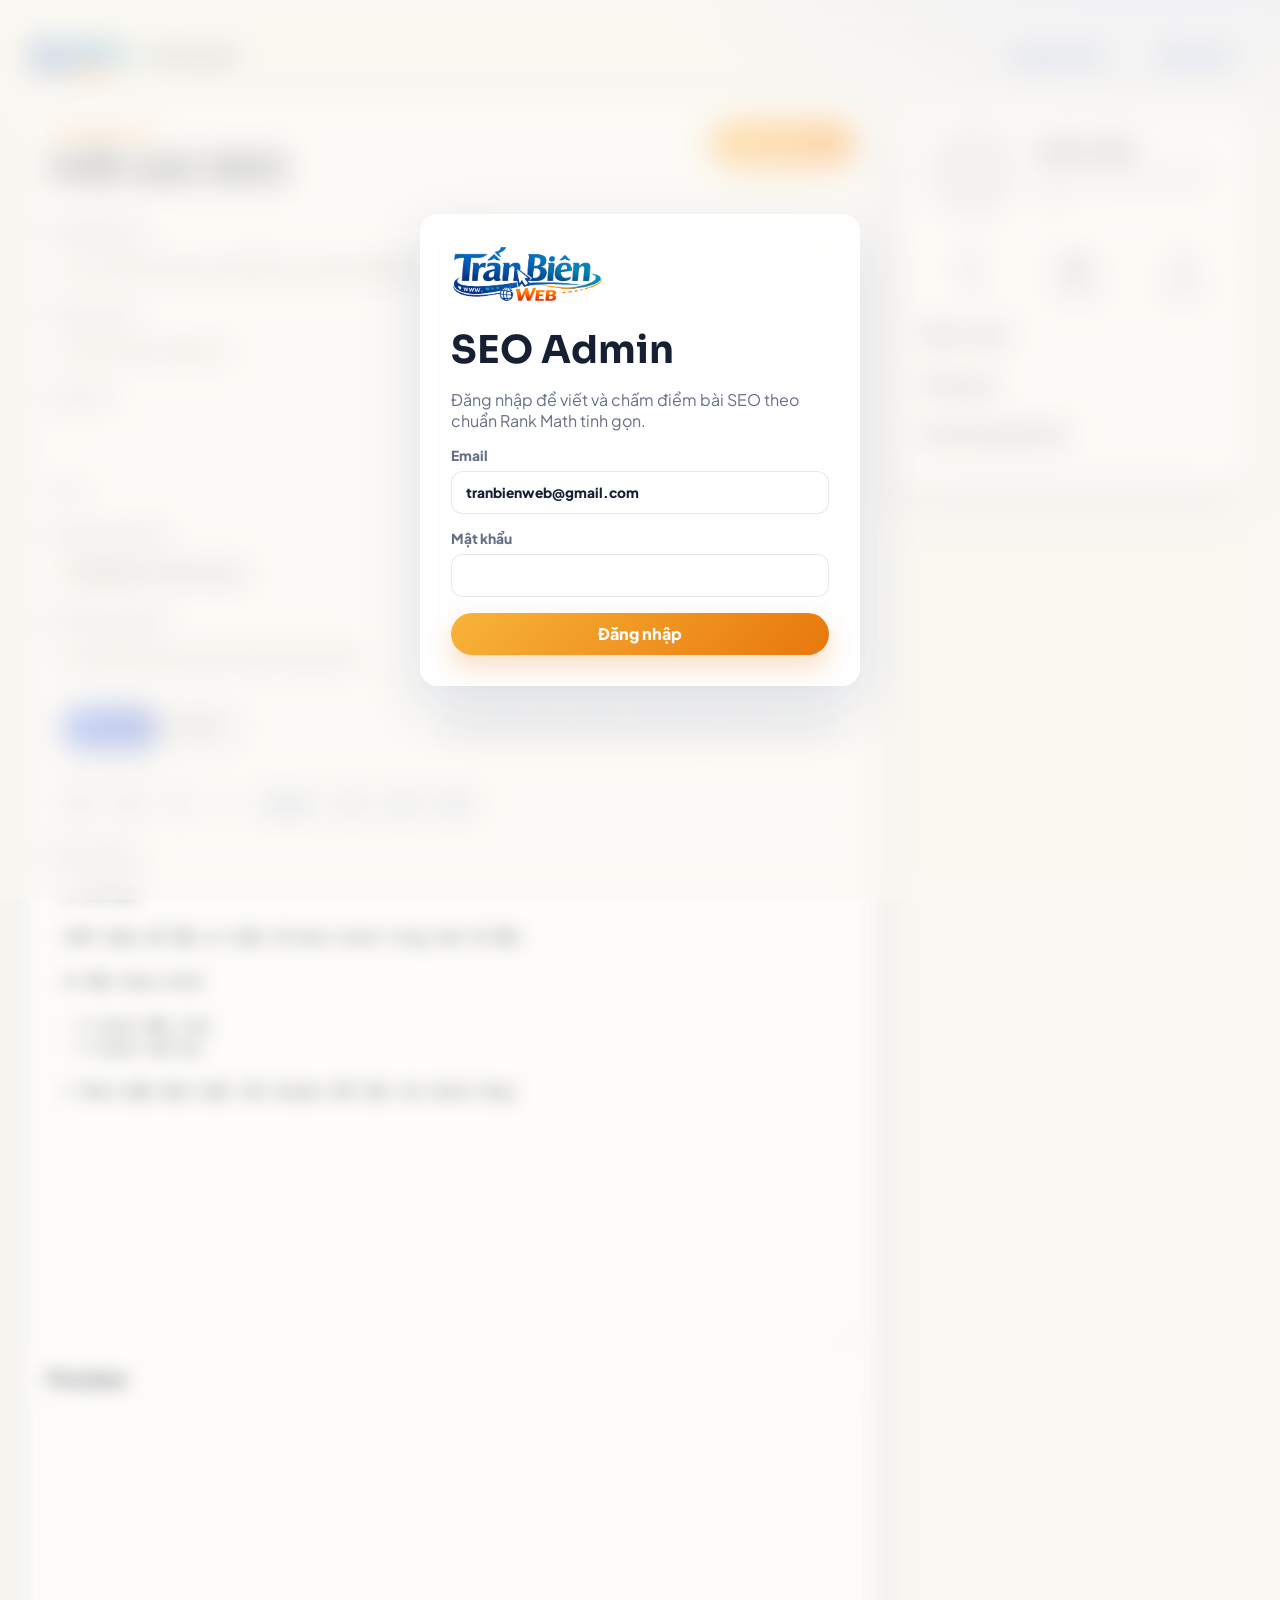
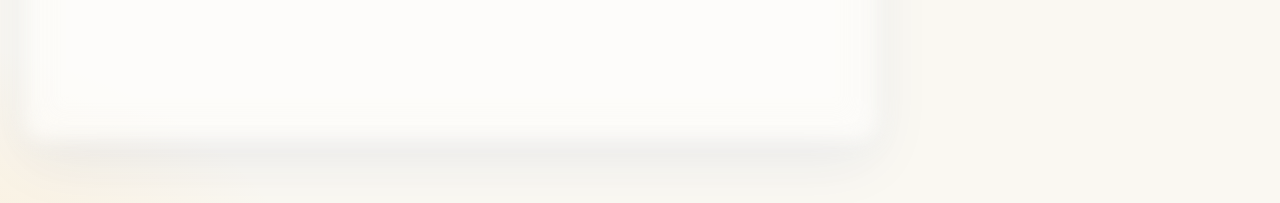
<file: admin.html>
<!DOCTYPE html>
<html lang="vi">
<head>
  <meta charset="UTF-8" />
  <meta name="viewport" content="width=device-width, initial-scale=1.0" />
  <title>SEO Admin - Trấn Biên Web</title>
  <meta name="robots" content="noindex, nofollow" />
  <link rel="preconnect" href="https://fonts.googleapis.com" />
  <link rel="preconnect" href="https://fonts.gstatic.com" crossorigin />
  <link href="https://fonts.googleapis.com/css2?family=Plus+Jakarta+Sans:wght@400;500;600;700;800&family=Sora:wght@600;700;800&display=swap" rel="stylesheet" />
  <link rel="stylesheet" href="css/admin.css?v=20260620-seo-admin-editor-mode" />
  <link rel="icon" type="image/png" href="assets/TranBienWeb Icon.png" />
</head>
<body>
  <main class="admin-shell">
    <section class="login-panel" id="loginPanel" aria-modal="true" role="dialog">
      <div class="login-card">
        <img src="assets/logo-trim.png" alt="Trấn Biên Web" />
        <h1>SEO Admin</h1>
        <p>Đăng nhập để viết và chấm điểm bài SEO theo chuẩn Rank Math tinh gọn.</p>
        <div class="setup-note" id="loginSetupNote"></div>
        <form id="loginForm">
          <label>Email
            <input type="email" name="email" value="tranbienweb@gmail.com" autocomplete="username" required />
          </label>
          <label>Mật khẩu
            <input type="password" name="password" autocomplete="current-password" required />
          </label>
          <button class="btn btn--gold" type="button" id="loginBtn">Đăng nhập</button>
          <p class="alert" id="loginAlert"></p>
        </form>
      </div>
    </section>

    <section class="editor-page" id="editorPage">
      <header class="admin-topbar">
        <a class="brand" href="index.html">
          <img src="assets/logo-trim.png" alt="Trấn Biên Web" />
          <span>SEO Admin</span>
        </a>
        <div class="topbar-actions">
          <a class="btn btn--ghost" id="sheetLink" href="#" target="_blank" rel="noopener">Google Sheet</a>
          <button class="btn btn--ghost" type="button" id="logoutBtn">Đăng xuất</button>
        </div>
      </header>

      <div class="setup-note" id="editorSetupNote"></div>

      <form class="editor-grid" id="articleForm">
        <section class="panel editor-main">
          <div class="panel-head">
            <div>
              <span class="eyebrow">Trấn Biên Web</span>
              <h1>Viết bài SEO</h1>
            </div>
            <button class="btn btn--gold" type="submit" id="saveBtn">Lưu & hiển thị</button>
          </div>

          <input type="hidden" id="articleId" name="id" />

          <div class="field-grid">
            <label>Tiêu đề bài viết
              <input id="titleInput" name="title" type="text" placeholder="Ví dụ: Thiết kế website chuẩn SEO cho doanh nghiệp Đồng Nai" required />
            </label>
            <label>Slug
              <input id="slugInput" name="slug" type="text" placeholder="thiet-ke-website-chuan-seo-dong-nai" required />
            </label>
          </div>

          <div class="field-grid">
            <label>Từ khóa chính
              <input id="focusKeywordInput" name="focusKeyword" type="text" placeholder="thiết kế website đồng nai" />
            </label>
            <label>Từ khóa phụ
              <input id="secondaryKeywordsInput" name="secondaryKeywords" type="text" placeholder="landing page, phần mềm nội bộ, seo website" />
            </label>
          </div>

          <div class="field-grid">
            <label>Meta title
              <input id="metaTitleInput" name="metaTitle" type="text" maxlength="80" />
              <small id="metaTitleCount">0 ký tự</small>
            </label>
            <label>Meta description
              <textarea id="metaDescriptionInput" name="metaDescription" rows="3" maxlength="180"></textarea>
              <small id="metaDescriptionCount">0 ký tự</small>
            </label>
          </div>

          <div class="field-grid">
            <label>Thumbnail bài viết
              <input id="thumbnailFileInput" type="file" accept="image/*" />
            </label>
            <label>URL thumbnail
              <input id="thumbnailUrlInput" name="thumbnailUrl" type="url" placeholder="https://..." />
            </label>
          </div>

          <label>Alt text thumbnail
            <input id="thumbnailAltInput" name="thumbnailAlt" type="text" placeholder="Mô tả ảnh thumbnail chứa từ khóa nếu phù hợp" />
          </label>

          <div class="editor-modebar">
            <div class="editor-tabs" aria-label="Chế độ soạn thảo">
              <button type="button" class="is-active" data-editor-mode="text">Văn bản</button>
              <button type="button" data-editor-mode="html">HTML</button>
            </div>
            <p id="editorModeHint">Soạn nội dung dạng văn bản có định dạng bằng thanh công cụ.</p>
          </div>

          <div class="markdown-toolbar" aria-label="Công cụ Markdown">
            <button type="button" data-prefix="## ">H2</button>
            <button type="button" data-prefix="### ">H3</button>
            <button type="button" data-wrap="**">B</button>
            <button type="button" data-wrap="*">I</button>
            <button type="button" data-prefix="> ">Quote</button>
            <button type="button" data-prefix="- ">List</button>
            <button type="button" id="linkBtn">Link</button>
            <button type="button" id="imageBtn">Ảnh</button>
            <input id="contentImageInput" type="file" accept="image/*" hidden />
          </div>

          <label><span id="contentLabel">Nội dung SEO</span>
            <textarea class="markdown-input" id="contentInput" name="contentMarkdown" placeholder="Viết nội dung bài SEO tại đây..." required></textarea>
          </label>

          <section class="preview-panel">
            <div class="panel-head panel-head--compact">
              <h2>Preview</h2>
            </div>
            <article class="article-preview" id="preview"></article>
          </section>
        </section>

        <aside class="panel seo-panel">
          <div class="score-card">
            <div class="score-ring" id="scoreRing" style="--score: 0%">0</div>
            <div>
              <h2>Điểm SEO</h2>
              <p id="scoreSummary">Chưa có nội dung để phân tích.</p>
            </div>
          </div>

          <div class="stats-grid">
            <div><strong id="wordCount">0</strong><span>Từ</span></div>
            <div><strong id="keywordDensity">0%</strong><span>Mật độ</span></div>
            <div><strong id="readabilityScore">0</strong><span>Dễ đọc</span></div>
          </div>

          <div class="seo-group">
            <h3>SEO cơ bản</h3>
            <div id="basicChecks"></div>
          </div>

          <div class="seo-group">
            <h3>Nội dung</h3>
            <div id="contentChecks"></div>
          </div>

          <div class="seo-group">
            <h3>Hình ảnh & liên kết</h3>
            <div id="mediaChecks"></div>
          </div>

          <div class="save-status" id="saveStatus"></div>
        </aside>
      </form>
    </section>

    <section class="admin-modal" id="adminModal" hidden aria-modal="true" role="dialog">
      <div class="admin-modal__backdrop" data-modal-cancel></div>
      <div class="admin-modal__card">
        <span class="admin-modal__eyebrow" id="modalEyebrow">Trấn Biên Web</span>
        <h2 id="modalTitle">Thông báo</h2>
        <p id="modalMessage"></p>
        <label class="admin-modal__field" id="modalField" hidden>
          <span id="modalInputLabel">Nội dung</span>
          <input id="modalInput" type="text" />
        </label>
        <div class="admin-modal__actions">
          <button class="btn btn--ghost" type="button" id="modalCancel">Hủy</button>
          <button class="btn btn--gold" type="button" id="modalConfirm">Đồng ý</button>
        </div>
      </div>
    </section>
  </main>

  <script src="js/admin-config.js?v=20260620-seo-admin-editor-mode"></script>
  <script src="js/admin.js?v=20260620-seo-admin-editor-mode"></script>
</body>
</html>
</file>
<file: css/style.css>
/* ============================================================
   Trấn Biên Web — Premium Landing Page
   Design system: cream canvas, royal blue + golden orange accent
   ============================================================ */

:root {
  --cream:      #FAF8F2;
  --cream-2:    #F3EFE6;
  --ink:        #1B2330;
  --gray:       #5A6473;
  --gray-soft:  #8A93A1;
  --line:       rgba(27, 35, 48, 0.08);

  --blue:       #1E4FD6;
  --blue-deep:  #1336A8;
  --blue-light: #4B7BFF;
  --gold:       #F5A11E;
  --gold-deep:  #E8770C;

  --grad-blue:  linear-gradient(135deg, #2A5BE6 0%, #1336A8 100%);
  --grad-gold:  linear-gradient(135deg, #F8B43A 0%, #E8770C 100%);
  --grad-text:  linear-gradient(100deg, #2A5BE6 0%, #4B7BFF 35%, #F5A11E 100%);

  --glass-bg:   rgba(255, 255, 255, 0.62);
  --glass-brd:  rgba(255, 255, 255, 0.7);
  --shadow-sm:  0 4px 18px rgba(27, 54, 168, 0.07);
  --shadow-md:  0 18px 50px rgba(27, 54, 168, 0.12);
  --shadow-lg:  0 40px 90px rgba(27, 54, 168, 0.18);

  --radius:     22px;
  --radius-sm:  14px;
  --ease:       cubic-bezier(0.22, 1, 0.36, 1);

  --font:       'Plus Jakarta Sans', system-ui, sans-serif;
  --font-head:  'Sora', 'Plus Jakarta Sans', sans-serif;
}

* { box-sizing: border-box; }

html { scroll-behavior: smooth; }

body {
  margin: 0;
  font-family: var(--font);
  color: var(--ink);
  background: var(--cream);
  line-height: 1.6;
  overflow-x: hidden;
  -webkit-font-smoothing: antialiased;
  text-rendering: optimizeLegibility;
}

img { max-width: 100%; display: block; }
a { text-decoration: none; color: inherit; }
ul { list-style: none; margin: 0; padding: 0; }

::selection { background: rgba(245, 161, 30, 0.28); }

.grad-text {
  background: var(--grad-text);
  -webkit-background-clip: text;
  background-clip: text;
  -webkit-text-fill-color: transparent;
  color: transparent;
}

/* ===== Background decoration ===== */
.bg-layer {
  position: fixed;
  inset: 0;
  z-index: -1;
  overflow: hidden;
  background:
    radial-gradient(1200px 700px at 80% -5%, rgba(75,123,255,0.10), transparent 60%),
    radial-gradient(900px 600px at 0% 100%, rgba(245,161,30,0.10), transparent 55%),
    var(--cream);
}
.bg-grid {
  position: absolute;
  inset: -2px;
  background-image:
    linear-gradient(var(--line) 1px, transparent 1px),
    linear-gradient(90deg, var(--line) 1px, transparent 1px);
  background-size: 56px 56px;
  mask-image: radial-gradient(circle at 50% 30%, #000 0%, transparent 75%);
  -webkit-mask-image: radial-gradient(circle at 50% 30%, #000 0%, transparent 75%);
  opacity: 0.6;
}
.bg-blob {
  position: absolute;
  width: 46vw; height: 46vw;
  border-radius: 50%;
  filter: blur(90px);
  opacity: 0.5;
  animation: drift 18s var(--ease) infinite alternate;
}
.bg-blob--blue { top: -12vw; right: -8vw; background: radial-gradient(circle, rgba(75,123,255,0.55), transparent 70%); }
.bg-blob--gold { bottom: -16vw; left: -10vw; background: radial-gradient(circle, rgba(245,161,30,0.45), transparent 70%); animation-delay: -6s; }
@keyframes drift { to { transform: translate(4vw, 3vw) scale(1.1); } }
#particles { position: absolute; inset: 0; width: 100%; height: 100%; }

/* ===== Buttons ===== */
.btn {
  display: inline-flex;
  align-items: center;
  justify-content: center;
  gap: 8px;
  font-family: var(--font);
  font-weight: 700;
  font-size: 0.98rem;
  padding: 14px 26px;
  border-radius: 100px;
  border: none;
  cursor: pointer;
  transition: transform .35s var(--ease), box-shadow .35s var(--ease), background .35s;
  white-space: nowrap;
}
.btn--sm { padding: 10px 20px; font-size: 0.9rem; }
.btn--block { width: 100%; }
.btn--primary {
  color: #fff;
  background: var(--grad-blue);
  box-shadow: 0 10px 26px rgba(27,54,168,0.28);
}
.btn--primary:hover { transform: translateY(-3px); box-shadow: 0 18px 38px rgba(27,54,168,0.38); }
.btn--ghost {
  color: var(--blue-deep);
  background: rgba(255,255,255,0.7);
  border: 1.5px solid var(--line);
  backdrop-filter: blur(8px);
}
.btn--ghost:hover { transform: translateY(-3px); border-color: var(--blue-light); box-shadow: var(--shadow-sm); }

.glass {
  background: var(--glass-bg);
  border: 1px solid var(--glass-brd);
  backdrop-filter: blur(18px) saturate(140%);
  -webkit-backdrop-filter: blur(18px) saturate(140%);
}

/* ===== Navbar ===== */
.nav {
  position: fixed;
  top: 0; left: 0; right: 0;
  z-index: 100;
  padding: 18px 0;
  background: transparent;
  border-bottom: none;
  box-shadow: none;
  transition: padding .35s var(--ease), background .35s, box-shadow .35s;
}
.nav.scrolled {
  padding: 10px 0;
  background: transparent;
  box-shadow: none;
}

/* Register the spinning angle so the gradient ring can animate */
@property --nav-angle {
  syntax: '<angle>';
  initial-value: 0deg;
  inherits: false;
}

.nav__inner {
  position: relative;
  isolation: isolate;
  display: grid;
  grid-template-columns: 1fr auto 1fr;
  align-items: center;
  gap: 18px;
  padding: 10px 22px;
  border-radius: 999px;
  background: transparent;
  overflow: visible;
}
/* Glass body of the pill (sits above aurora, below content) */
.nav__inner::after {
  content: '';
  position: absolute; inset: 0;
  z-index: 0;
  border-radius: inherit;
  background: rgba(255,255,255,0.66);
  box-shadow: 0 18px 46px rgba(27, 54, 168, 0.10);
  backdrop-filter: blur(16px) saturate(150%);
  -webkit-backdrop-filter: blur(16px) saturate(150%);
}
/* Hand-painted gradient ring running around the pill */
.nav__inner::before {
  content: '';
  position: absolute; inset: 0;
  z-index: 3;
  border-radius: inherit;
  padding: 1.6px;
  background: conic-gradient(from var(--nav-angle),
    #4B7BFF, #2A5BE6, #F8B43A, #E8770C, #4B7BFF);
  -webkit-mask: linear-gradient(#000 0 0) content-box, linear-gradient(#000 0 0);
          mask: linear-gradient(#000 0 0) content-box, linear-gradient(#000 0 0);
  -webkit-mask-composite: xor;
          mask-composite: exclude;
  opacity: .35;
  animation: nav-ring-spin 7s linear infinite;
  transition: opacity .4s var(--ease);
  pointer-events: none;
}
.nav.scrolled .nav__inner::before { opacity: .95; }
@keyframes nav-ring-spin { to { --nav-angle: 360deg; } }

/* Aurora ink that drifts behind the glass and bleeds out at the edges */
.nav__aurora {
  position: absolute; inset: -45% -8%;
  z-index: -1;
  border-radius: 999px;
  pointer-events: none;
  background:
    radial-gradient(42% 120% at 18% 50%, rgba(75,123,255,0.55), transparent 70%),
    radial-gradient(38% 120% at 82% 50%, rgba(245,161,30,0.50), transparent 70%),
    radial-gradient(30% 90% at 52% 50%, rgba(42,91,230,0.30), transparent 72%);
  filter: blur(26px);
  opacity: .9;
  animation: nav-aurora 9s var(--ease) infinite alternate;
}
@keyframes nav-aurora {
  0%   { transform: translateX(-7%) scale(1);    filter: blur(26px) hue-rotate(0deg); }
  100% { transform: translateX(7%)  scale(1.12); filter: blur(30px) hue-rotate(-18deg); }
}

.nav__brand { position: relative; z-index: 2; display: flex; align-items: center; }
.nav__logo { height: 48px; width: auto; transition: height .35s var(--ease), transform .35s var(--ease); }
.nav__brand:hover .nav__logo { transform: translateY(-1px) rotate(-1.5deg); }
.nav.scrolled .nav__logo { height: 42px; }
.nav__brand-text { font-family: var(--font-head); font-weight: 800; font-size: 1.25rem; color: var(--blue-deep); }
.nav__brand-text span { color: var(--gold-deep); margin-left: 4px; }

/* Morphing ink blot next to the logo */
.nav__spark {
  width: 9px; height: 9px; margin-left: 7px; flex: 0 0 9px;
  border-radius: 47% 53% 58% 42% / 56% 44% 56% 44%;
  background: linear-gradient(135deg, #F8B43A, #E8770C 60%, #2A5BE6);
  box-shadow: 0 0 0 0 rgba(245,161,30,0.55);
  animation: nav-spark-morph 6s ease-in-out infinite, nav-spark-pulse 2.6s ease-out infinite;
}
@keyframes nav-spark-morph {
  0%, 100% { border-radius: 47% 53% 58% 42% / 56% 44% 56% 44%; transform: rotate(0deg); }
  50%      { border-radius: 62% 38% 41% 59% / 43% 61% 39% 57%; transform: rotate(180deg); }
}
@keyframes nav-spark-pulse {
  0%   { box-shadow: 0 0 0 0 rgba(245,161,30,0.55); }
  70%  { box-shadow: 0 0 0 9px rgba(245,161,30,0); }
  100% { box-shadow: 0 0 0 0 rgba(245,161,30,0); }
}

.nav__links {
  position: relative; z-index: 2;
  display: flex;
  justify-content: center;
  gap: 34px;
}
.nav__links a {
  font-weight: 700;
  font-size: 0.95rem;
  color: #566173;
  position: relative;
  padding: 8px 2px 12px;
  transition: color .25s var(--ease), transform .25s var(--ease);
}
/* Hand-painted brush stroke that sweeps in on hover */
.nav__links a::after {
  content: ''; position: absolute; left: 50%; bottom: 0;
  width: 100%; min-width: 30px; height: 11px;
  transform: translateX(-50%) scaleX(0) rotate(-1deg);
  transform-origin: left center;
  background: url("data:image/svg+xml,%3Csvg xmlns='http://www.w3.org/2000/svg' viewBox='0 0 120 14'%3E%3Cdefs%3E%3ClinearGradient id='b' x1='0' x2='1'%3E%3Cstop offset='0' stop-color='%23F8B43A'/%3E%3Cstop offset='.55' stop-color='%23F5A11E'/%3E%3Cstop offset='1' stop-color='%23E8770C'/%3E%3C/linearGradient%3E%3C/defs%3E%3Cpath fill='url(%23b)' d='M3 7c14-5 30 3 46-1 13-3 27 4 41 1 9-2 18-4 27-1-7 6-18 4-27 5-16 2-31-4-46-2C20 11 12 6 3 9c-1-.6-1-1.4 0-2z'/%3E%3C/svg%3E") center/100% 100% no-repeat;
  transition: transform .4s var(--ease);
}
.nav__links a:hover { color: var(--blue-deep); transform: translateY(-1px); }
.nav__links a:hover::after { transform: translateX(-50%) scaleX(1) rotate(-1deg); }

.nav__actions { position: relative; z-index: 2; }

.nav__actions { display: flex; align-items: center; justify-content: flex-end; gap: 14px; min-height: 1px; }
.nav__toggle { display: none; flex-direction: column; gap: 5px; background: none; border: none; cursor: pointer; padding: 6px; }
.nav__toggle span { width: 24px; height: 2px; background: var(--ink); border-radius: 2px; transition: .3s var(--ease); }
.nav__toggle.open span:nth-child(1) { transform: translateY(7px) rotate(45deg); }
.nav__toggle.open span:nth-child(2) { opacity: 0; }
.nav__toggle.open span:nth-child(3) { transform: translateY(-7px) rotate(-45deg); }

/* Sidebar panel head + close (X) — mobile only */
.nav__panel-head { display: none; }
.nav__close {
  display: grid; place-items: center;
  width: 40px; height: 40px; flex-shrink: 0;
  border: none; border-radius: 12px; cursor: pointer;
  color: var(--ink); background: rgba(27,35,48,0.05);
  transition: background .25s, color .25s, transform .25s;
}
.nav__close:hover { background: rgba(75,123,255,0.12); color: var(--blue-deep); transform: rotate(90deg); }

/* Sidebar backdrop */
.nav__overlay {
  position: fixed; inset: 0; z-index: 99;
  background: rgba(16,24,52,0.45);
  opacity: 0; visibility: hidden;
  transition: opacity .42s var(--ease), visibility .42s var(--ease), backdrop-filter .42s var(--ease);
}
.nav__overlay.open { opacity: 1; visibility: visible; }
body.nav-open { overflow: hidden; }

/* ===== Hero ===== */
.hero { padding: 160px 0 90px; position: relative; }
.pill {
  display: inline-flex; align-items: center; gap: 9px;
  padding: 8px 16px; border-radius: 100px;
  background: rgba(255,255,255,0.7); border: 1px solid var(--line);
  font-size: 0.86rem; font-weight: 600; color: var(--gray);
  box-shadow: var(--shadow-sm); margin-bottom: 26px;
}
.pill__dot { width: 8px; height: 8px; border-radius: 50%; background: var(--gold); box-shadow: 0 0 0 0 rgba(245,161,30,0.6); animation: pulse 2s infinite; }
@keyframes pulse { 0% { box-shadow: 0 0 0 0 rgba(245,161,30,0.55);} 70% { box-shadow: 0 0 0 10px rgba(245,161,30,0);} 100%{ box-shadow:0 0 0 0 rgba(245,161,30,0);} }

.hero__title {
  font-family: var(--font-head);
  font-weight: 800;
  line-height: 1;
  letter-spacing: 0;
  margin: 0 0 22px;
}
.hero__title-main {
  display: block;
  white-space: nowrap;
  font-size: 3.25rem;
  color: var(--ink);
}
.hero__title .hero__title-focus {
  display: block;
  font-size: 4.75rem;
  line-height: 0.95;
}
.hero__lead { font-size: 1.12rem; color: var(--gray); max-width: 520px; margin: 0 0 34px; }
.hero__cta { display: flex; gap: 14px; flex-wrap: wrap; }

/* Hero art — floating 3D windows */
.hero__art { position: relative; min-height: 460px; perspective: 1400px; }
.art-tilt {
  position: relative; width: 100%; height: 100%; min-height: 460px;
  transform-style: preserve-3d;
  transition: transform .25s var(--ease);
}
.window { position: absolute; border-radius: 18px; box-shadow: var(--shadow-lg); }
.window--main {
  width: 100%; max-width: 460px; top: 30px; left: 0;
  transform: translateZ(40px);
}
.window__bar { display: flex; align-items: center; gap: 7px; padding: 12px 16px; border-bottom: 1px solid var(--line); }
.dot { width: 11px; height: 11px; border-radius: 50%; }
.dot--r { background: #FF6159; } .dot--y { background: #FFBD2E; } .dot--g { background: #28C840; }
.window__url {
  margin-left: 10px; flex: 1; font-size: 0.74rem; color: var(--gray-soft);
  background: rgba(27,35,48,0.05); border-radius: 8px; padding: 5px 12px; text-align: center;
}
.window__body { padding: 22px; display: flex; gap: 18px; }
.ui-hero { flex: 1; display: flex; flex-direction: column; gap: 12px; }
.ui-hero__title { height: 18px; width: 80%; border-radius: 6px; background: var(--grad-blue); }
.ui-hero__line { height: 9px; border-radius: 5px; background: rgba(27,35,48,0.1); }
.ui-hero__line.short { width: 60%; }
.ui-hero__btn { height: 30px; width: 110px; border-radius: 8px; background: var(--grad-gold); margin-top: 6px; }
.ui-hero__visual { width: 96px; border-radius: 12px; background: linear-gradient(160deg, rgba(75,123,255,0.18), rgba(245,161,30,0.18)); border: 1px solid var(--line); }

.window--dash { width: 220px; padding: 18px; right: -10px; top: -10px; transform: translateZ(90px); }
.dash__head { display: flex; justify-content: space-between; align-items: center; font-size: 0.82rem; font-weight: 700; color: var(--gray); margin-bottom: 14px; }
.dash__tag { color: #18a957; background: rgba(40,200,64,0.12); padding: 2px 8px; border-radius: 6px; font-size: 0.72rem; }
.dash__chart { display: flex; align-items: flex-end; gap: 8px; height: 80px; }
.dash__chart span { flex: 1; height: var(--h); border-radius: 6px 6px 3px 3px; background: var(--grad-blue); opacity: .85; }
.dash__chart span:nth-child(even) { background: var(--grad-gold); }

.window--code { width: 250px; padding: 18px 20px; left: 6%; bottom: 6px; transform: translateZ(120px); font-family: 'SFMono-Regular', ui-monospace, monospace; font-size: 0.8rem; line-height: 1.9; }
.code__line { color: var(--gray); }
.c-key { color: var(--blue); } .c-var { color: var(--ink); } .c-fn { color: var(--gold-deep); } .c-str { color: #18a957; }

.chip { display: flex; align-items: center; gap: 12px; padding: 12px 16px; border-radius: 14px; right: 0; bottom: 50px; transform: translateZ(150px); box-shadow: var(--shadow-md); }
.chip__ico { width: 34px; height: 34px; border-radius: 9px; background: var(--grad-blue); color: #fff; display: grid; place-items: center; font-weight: 800; }
.chip strong { display: block; font-size: 0.84rem; }
.chip small { color: var(--gray-soft); font-size: 0.72rem; }

.float-a { animation: floaty 7s var(--ease) infinite; }
.float-b { animation: floaty 6s var(--ease) infinite .4s; }
.float-c { animation: floaty 8s var(--ease) infinite .8s; }
.float-d { animation: floaty 5.5s var(--ease) infinite .2s; }
@keyframes floaty { 0%,100% { translate: 0 0; } 50% { translate: 0 -14px; } }

.hero__trust { margin-top: 70px; text-align: center; }
.hero__trust > span { font-size: 0.82rem; color: var(--gray-soft); letter-spacing: .04em; }
.hero__logos { display: flex; justify-content: center; flex-wrap: wrap; gap: 38px; margin-top: 18px; }
.hero__logos span { font-family: var(--font-head); font-weight: 800; font-size: 1.05rem; color: var(--ink); opacity: 0.28; letter-spacing: .06em; transition: opacity .3s; }
.hero__logos span:hover { opacity: 0.6; }

/* ===== Sections ===== */
.section { padding: 100px 0; position: relative; }
.section--alt { background: linear-gradient(180deg, transparent, rgba(243,239,230,0.6) 12%, rgba(243,239,230,0.6) 88%, transparent); }
.section__head { text-align: center; max-width: 640px; margin: 0 auto 56px; }
.eyebrow {
  display: inline-block; font-weight: 700; font-size: 0.82rem; letter-spacing: .1em; text-transform: uppercase;
  color: var(--gold-deep); margin-bottom: 14px;
}
.eyebrow--light { color: var(--gold); }
.section__title { font-family: var(--font-head); font-weight: 800; font-size: clamp(1.9rem, 3.6vw, 2.8rem); letter-spacing: -0.02em; margin: 0 0 16px; }
.section__sub { color: var(--gray); font-size: 1.05rem; margin: 0; }

/* ===== Service cards ===== */
.card {
  height: 100%;
  background: rgba(255,255,255,0.66);
  border: 1px solid var(--glass-brd);
  backdrop-filter: blur(14px);
  border-radius: var(--radius);
  padding: 30px;
  transition: transform .4s var(--ease), box-shadow .4s var(--ease), border-color .4s;
  box-shadow: var(--shadow-sm);
}
.card:hover { transform: translateY(-8px); box-shadow: var(--shadow-md); border-color: rgba(75,123,255,0.4); }
.card__ico { width: 56px; height: 56px; border-radius: 16px; display: grid; place-items: center; color: #fff; margin-bottom: 20px; box-shadow: var(--shadow-sm); }
.card__ico svg { width: 26px; height: 26px; }
.ico--blue { background: var(--grad-blue); }
.ico--gold { background: var(--grad-gold); }
.ico--ghost { background: rgba(27,54,168,0.08); color: var(--blue-deep); box-shadow: none; }
.card h3 { font-family: var(--font-head); font-weight: 700; font-size: 1.25rem; margin: 0 0 10px; }
.card p { color: var(--gray); margin: 0; font-size: 0.97rem; }
.card--cta { background: var(--grad-blue); color: #fff; border: none; }
.card--cta h3, .card--cta p { color: #fff; }
.card--cta p { opacity: .85; }
.card__link { display: inline-block; margin-top: 16px; font-weight: 700; color: #fff; }

/* ===== Projects ===== */
.project { border-radius: var(--radius); overflow: hidden; box-shadow: var(--shadow-sm); transition: transform .45s var(--ease), box-shadow .45s var(--ease); height: 100%; }
.project:hover { transform: translateY(-8px); box-shadow: var(--shadow-lg); }
.project__mock { padding: 16px 16px 0; }
.mock__bar { display: flex; gap: 6px; padding: 0 4px 10px; }
.mock__bar span { width: 9px; height: 9px; border-radius: 50%; background: rgba(27,35,48,0.16); }
.mock__screen { border-radius: 12px 12px 0 0; aspect-ratio: 16/9; border: 1px solid var(--line); border-bottom: none; position: relative; overflow: hidden; }
.mock__screen::before { content: ''; position: absolute; inset: 0; opacity: .9; }
.mock__screen--shop::before    { background: linear-gradient(135deg, #2A5BE6, #4B7BFF 60%, #F5A11E); }
.mock__screen--erp::before     { background: linear-gradient(135deg, #1336A8, #2A5BE6); }
.mock__screen--crm::before     { background: linear-gradient(135deg, #E8770C, #F8B43A); }
.mock__screen--landing::before { background: linear-gradient(135deg, #4B7BFF, #1336A8 70%); }
.mock__screen::after {
  content: ''; position: absolute; inset: 18px;
  background:
    linear-gradient(rgba(255,255,255,.85), rgba(255,255,255,.85)) padding-box;
  border-radius: 8px;
  -webkit-mask:
    linear-gradient(#000 0 0) center/70% 14px no-repeat,
    linear-gradient(#000 0 0) 12px 46px/40% 8px no-repeat,
    linear-gradient(#000 0 0) 12px 64px/55% 8px no-repeat,
    linear-gradient(#000 0 0) 12px 86px/30% 22px no-repeat;
  opacity: .9;
}
.project__meta { padding: 22px 26px 28px; }
.tagline { display: inline-block; font-size: 0.74rem; font-weight: 700; letter-spacing: .08em; text-transform: uppercase; color: var(--gold-deep); margin-bottom: 8px; }
.project__meta h3 { font-family: var(--font-head); font-weight: 700; font-size: 1.3rem; margin: 0 0 8px; }
.project__meta p { color: var(--gray); margin: 0; font-size: 0.96rem; }

/* ===== Pricing ===== */
.price { border-radius: var(--radius); padding: 36px 30px; height: 100%; position: relative; transition: transform .4s var(--ease), box-shadow .4s var(--ease); box-shadow: var(--shadow-sm); }
.price:hover { transform: translateY(-8px); box-shadow: var(--shadow-md); }
.price--featured { background: var(--grad-blue); color: #fff; border: none; box-shadow: var(--shadow-lg); transform: scale(1.04); }
.price--featured:hover { transform: scale(1.04) translateY(-8px); }
.price__badge { position: absolute; top: -13px; left: 50%; transform: translateX(-50%); background: var(--grad-gold); color: #fff; font-size: 0.74rem; font-weight: 700; padding: 6px 16px; border-radius: 100px; box-shadow: var(--shadow-sm); white-space: nowrap; }
.price__name { font-family: var(--font-head); font-weight: 700; font-size: 1.3rem; margin: 0 0 6px; }
.price__desc { font-size: 0.9rem; opacity: .7; margin: 0 0 22px; }
.price--featured .price__desc { opacity: .85; }
.price__amount { font-family: var(--font-head); font-weight: 800; font-size: 2.3rem; letter-spacing: -.02em; margin-bottom: 24px; }
.price__amount--custom { font-size: 2rem; }
.price__cur { font-size: 1.1rem; vertical-align: super; margin-right: 2px; opacity: .7; }
.price__list { display: flex; flex-direction: column; gap: 12px; margin-bottom: 28px; }
.price__list li { position: relative; padding-left: 28px; font-size: 0.95rem; }
.price__list li::before { content: '✓'; position: absolute; left: 0; top: 0; width: 18px; height: 18px; border-radius: 50%; background: rgba(40,200,64,0.15); color: #18a957; font-size: 0.7rem; display: grid; place-items: center; font-weight: 800; }
.price--featured .price__list li::before { background: rgba(255,255,255,0.22); color: #fff; }

/* ===== Reviews ===== */
.quote { border-radius: var(--radius); padding: 30px; height: 100%; box-shadow: var(--shadow-sm); transition: transform .4s var(--ease), box-shadow .4s var(--ease); }
.quote:hover { transform: translateY(-6px); box-shadow: var(--shadow-md); }
.quote__stars { color: var(--gold); letter-spacing: 3px; margin-bottom: 14px; }
.quote p { font-size: 1.02rem; color: var(--ink); margin: 0 0 22px; }
.quote footer { display: flex; align-items: center; gap: 12px; }
.avatar { width: 44px; height: 44px; border-radius: 50%; background: var(--grad-blue); color: #fff; display: grid; place-items: center; font-weight: 800; font-size: 0.9rem; }
.quote footer strong { display: block; font-size: 0.95rem; }
.quote footer small { color: var(--gray-soft); }

/* ===== CTA / Contact ===== */
.cta { border-radius: 30px; padding: 56px; position: relative; overflow: hidden; box-shadow: var(--shadow-lg); }
.cta__glow { position: absolute; width: 460px; height: 460px; border-radius: 50%; background: radial-gradient(circle, rgba(75,123,255,0.25), transparent 70%); top: -160px; right: -120px; pointer-events: none; }
.cta__title { font-family: var(--font-head); font-weight: 800; font-size: clamp(1.7rem, 3.2vw, 2.5rem); letter-spacing: -.02em; margin: 0 0 14px; }
.cta__sub { color: var(--gray); font-size: 1.05rem; margin: 0 0 24px; }
.cta__perks { display: flex; flex-direction: column; gap: 10px; }
.cta__perks li { color: var(--ink); font-weight: 600; }

.form { display: flex; flex-direction: column; gap: 16px; background: rgba(255,255,255,0.85); border: 1px solid var(--glass-brd); border-radius: var(--radius); padding: 28px; box-shadow: var(--shadow-sm); }
.form__row { display: grid; grid-template-columns: 1fr 1fr; gap: 16px; }
.form label { display: flex; flex-direction: column; gap: 7px; font-size: 0.86rem; font-weight: 600; color: var(--gray); }
.form input, .form select, .form textarea { font-family: var(--font); font-size: 0.98rem; color: var(--ink); padding: 13px 16px; border-radius: 12px; border: 1.5px solid var(--line); background: var(--cream); transition: border-color .25s, box-shadow .25s; resize: vertical; }
.form input:focus, .form select:focus, .form textarea:focus { outline: none; border-color: var(--blue-light); box-shadow: 0 0 0 4px rgba(75,123,255,0.14); }
.form__note { color: #18a957; font-weight: 600; text-align: center; margin: 4px 0 0; }

/* ===== Footer ===== */
.footer { padding: 70px 0 32px; border-top: 1px solid var(--line); margin-top: 40px; background: rgba(243,239,230,0.5); }
.footer__brand img { height: 50px; margin-bottom: 16px; }
.footer__about { color: var(--gray); font-size: 0.95rem; max-width: 320px; }
.footer h4 { font-family: var(--font-head); font-weight: 700; font-size: 1rem; margin: 0 0 16px; }
.footer a { display: block; color: var(--gray); font-size: 0.95rem; margin-bottom: 10px; transition: color .25s, padding-left .25s; }
.footer a:hover { color: var(--blue); padding-left: 4px; }
.footer__contact { color: var(--gray); font-size: 0.95rem; line-height: 2; margin: 0; }
.footer__bottom { display: flex; justify-content: space-between; align-items: center; flex-wrap: wrap; gap: 14px; margin-top: 48px; padding-top: 26px; border-top: 1px solid var(--line); color: var(--gray-soft); font-size: 0.88rem; }
.footer__social { display: flex; gap: 22px; }
.footer__social a { margin: 0; }

/* ===== Portfolio showcase (live screenshots) ===== */
.showcase { margin-bottom: 90px; position: relative; }
.showcase:last-child { margin-bottom: 0; }
.showcase__frame {
  display: block; position: relative; border-radius: 18px; overflow: hidden;
  box-shadow: var(--shadow-lg); padding: 0;
  transform: perspective(1600px) rotateY(-9deg) rotateX(3deg);
  transition: transform .6s var(--ease), box-shadow .6s var(--ease);
  transform-style: preserve-3d;
}
.showcase--rev .showcase__frame { transform: perspective(1600px) rotateY(9deg) rotateX(3deg); }
.showcase__frame:hover { transform: perspective(1600px) rotateY(0) rotateX(0) translateY(-6px); box-shadow: var(--shadow-lg), 0 40px 90px rgba(232,119,12,0.14); }
.showcase__bar { display: flex; align-items: center; gap: 7px; padding: 12px 16px; background: rgba(255,255,255,0.85); border-bottom: 1px solid var(--line); }
.showcase__bar span { width: 11px; height: 11px; border-radius: 50%; }
.showcase__bar span:nth-child(1){ background:#FF6159; } .showcase__bar span:nth-child(2){ background:#FFBD2E; } .showcase__bar span:nth-child(3){ background:#28C840; }
.showcase__bar em { margin-left: 12px; font-style: normal; font-size: 0.78rem; color: var(--gray-soft); background: rgba(27,35,48,0.05); border-radius: 8px; padding: 5px 14px; }
.showcase__frame { margin: 0; }
.showcase__viewport { height: 460px; overflow: hidden; position: relative; background: #fff; }
.showcase__shot { width: 100%; display: block; transition: transform 4.5s cubic-bezier(.22,.61,.36,1); will-change: transform; }
.showcase__frame:hover .showcase__shot { transform: translateY(calc(-100% + 460px)); }
.showcase__meta .tagline { display:inline-block; font-size: 0.76rem; font-weight: 700; letter-spacing: .08em; text-transform: uppercase; color: var(--blue); margin-bottom: 12px; padding: 5px 12px; border-radius: 100px; background: rgba(75,123,255,0.1); }
.showcase__meta .tagline--gold { color: var(--gold-deep); background: rgba(245,161,30,0.12); }
.showcase__meta h3 { font-family: var(--font-head); font-weight: 800; font-size: clamp(1.6rem,2.6vw,2.2rem); margin: 0 0 14px; letter-spacing: -.02em; }
.showcase__meta p { color: var(--gray); font-size: 1.02rem; margin: 0 0 22px; }
.feat { display: grid; gap: 12px; }
.feat li { position: relative; padding-left: 30px; font-weight: 600; color: var(--ink); font-size: 0.98rem; }
.feat li::before { content: '✦'; position: absolute; left: 0; top: 0; color: var(--gold); font-size: 1rem; }

/* ===== Solutions — 2 vertical cards ===== */
.solutions { margin-top: 8px; }
.scard {
  position: relative; height: 100%; overflow: hidden;
  padding: 44px 40px 40px;
  border-radius: 26px;
  background: rgba(255,255,255,0.72);
  border: 1px solid var(--glass-brd);
  backdrop-filter: blur(16px);
  box-shadow: var(--shadow-md);
  transition: transform .45s var(--ease), box-shadow .45s var(--ease);
}
.scard::before {
  content: ''; position: absolute; top: 0; left: 0; right: 0; height: 5px;
  background: var(--grad-blue);
}
.scard--gold::before { background: var(--grad-gold); }
.scard::after {
  content: ''; position: absolute; width: 220px; height: 220px; border-radius: 50%;
  top: -90px; right: -70px; opacity: .12; pointer-events: none;
  background: var(--grad-blue);
}
.scard--gold::after { background: var(--grad-gold); }
.scard:hover { transform: translateY(-10px); box-shadow: var(--shadow-lg); }
.scard__num {
  position: absolute; top: 26px; right: 34px;
  font-family: var(--font-head); font-weight: 800; font-size: 3.4rem; line-height: 1;
  color: transparent; -webkit-text-stroke: 1.5px rgba(27,54,168,0.16);
}
.scard--gold .scard__num { -webkit-text-stroke-color: rgba(232,119,12,0.22); }
.scard__ico { width: 64px; height: 64px; border-radius: 18px; display: grid; place-items: center; color: #fff; margin-bottom: 24px; box-shadow: var(--shadow-sm); }
.scard__ico svg { width: 30px; height: 30px; }
.scard h3 { font-family: var(--font-head); font-weight: 800; font-size: 1.6rem; letter-spacing: -.02em; margin: 0 0 12px; }
.scard > p { color: var(--gray); font-size: 1.02rem; margin: 0 0 22px; }
.scard__list { display: grid; gap: 13px; margin-bottom: 28px; }
.scard__list li { position: relative; padding-left: 30px; font-weight: 600; color: var(--ink); font-size: 0.98rem; }
.scard__list li::before {
  content: ''; position: absolute; left: 0; top: 6px; width: 16px; height: 16px; border-radius: 50%;
  background: rgba(75,123,255,0.15); box-shadow: inset 0 0 0 4px rgba(75,123,255,0.5);
}
.scard--gold .scard__list li::before { background: rgba(245,161,30,0.18); box-shadow: inset 0 0 0 4px rgba(232,119,12,0.55); }
.scard__cta { display: inline-flex; align-items: center; gap: 6px; font-weight: 700; color: var(--blue); transition: gap .25s, color .25s; }
.scard--gold .scard__cta { color: var(--gold-deep); }
.scard__cta:hover { gap: 12px; }

/* ============================================================
   Vision & Mission — editorial "brand-direction" layout
   Light & airy: a THIN soft diagonal ribbon acts only as a
   visual accent behind two asymmetric glass panels.
   Colour is used sparingly; whitespace does the heavy lifting.
   ============================================================ */
.vision-mission-section {
  position: relative;
  overflow: hidden;
  padding: 132px 0 104px;     /* extra top space so the fixed nav never covers the title */
  scroll-margin-top: 96px;    /* anchor jumps land below the nav */
}

/* ---- Heading ---- */
.vm-header { text-align: center; max-width: 680px; margin: 0 auto 64px; }
.vm-title {
  font-family: var(--font-head); font-weight: 800;
  font-size: clamp(2rem, 3.8vw, 2.9rem);
  letter-spacing: -.02em; line-height: 1.12;
  color: #172554; margin: 14px 0 16px;
}
.vm-subtitle { color: #475569; font-size: 1.05rem; line-height: 1.6; margin: 0; }

/* ---- Very soft ambient corner light (barely-there) ---- */
.vm-decor { position: absolute; pointer-events: none; }
.vm-glow {
  width: 36vw; height: 36vw; max-width: 520px; max-height: 520px;
  border-radius: 50%; filter: blur(120px); opacity: .3; z-index: 0;
}
.vm-glow--blue { top: 8%;  left: -8%;  background: radial-gradient(circle, rgba(37,99,235,0.38), transparent 70%); }
.vm-glow--gold { bottom: -6%; right: -6%; background: radial-gradient(circle, rgba(249,115,22,0.30), transparent 70%); }

/* ---- Stage wraps the ribbon + grid so the ribbon centres on the panels ---- */
.vm-stage { position: relative; max-width: 1040px; margin: 0 auto; }

/* ---- THIN, soft diagonal ribbon (≈44% of the content height) ---- */
.vm-ribbon {
  position: absolute;
  left: -5%; right: -5%;
  top: 50%; height: 44%;
  transform: translateY(-50%) rotate(-5deg);
  border-radius: 48px;
  z-index: 0;
  /* low-alpha gradient: deep blue → transparent → warm orange */
  background: linear-gradient(100deg,
    rgba(37,99,235,0.18) 0%,
    rgba(37,99,235,0.09) 30%,
    rgba(255,255,255,0) 50%,
    rgba(249,115,22,0.09) 70%,
    rgba(249,115,22,0.20) 100%);
}
/* blurred cream veil softens the band so colour never feels harsh */
.vm-ribbon::after {
  content: '';
  position: absolute; inset: -14%;
  border-radius: inherit;
  background: radial-gradient(70% 120% at 50% 50%, rgba(251,248,241,0.55), transparent 72%);
  filter: blur(26px);
}

/* ---- Minimal art-direction details ---- */
/* one faint orbit ring behind the blue side */
.vm-orbit {
  width: 260px; height: 260px;
  left: 1%; top: 50%; margin-top: -130px;
  border-radius: 50%; z-index: 1;
  border: 1px solid rgba(37,99,235,0.14);
  box-shadow: inset 0 0 0 22px rgba(37,99,235,0.04);
  animation: vmFloat 10s var(--ease) infinite alternate;
}
/* tiny coordinate dots */
.vm-coord { width: 9px; height: 9px; border-radius: 50%; z-index: 1; }
.vm-coord--blue { top: 40%; left: 49%; background: var(--blue); box-shadow: 0 0 0 5px rgba(37,99,235,0.10); animation: vmFloat 6s var(--ease) infinite alternate; }
.vm-coord--gold { top: 56%; left: 51%; background: var(--gold-deep); box-shadow: 0 0 0 5px rgba(249,115,22,0.10); animation: vmFloat 7s var(--ease) .5s infinite alternate-reverse; }
/* small faint dot pattern at the orange corner */
.vm-dots {
  width: 96px; height: 72px; right: 2%; bottom: 4%; z-index: 1;
  background-image: radial-gradient(rgba(249,115,22,0.5) 1.4px, transparent 1.6px);
  background-size: 16px 16px;
  opacity: .16;
}

@keyframes vmFloat { to { transform: translateY(-12px); } }

/* ---- Asymmetric panel grid ---- */
.vm-grid {
  position: relative; z-index: 2;
  display: grid; grid-template-columns: 1fr 1fr;
  gap: 60px; align-items: start;
  padding: 28px 8px;
}
/* soft hairline connector between the two panels */
.vm-connector {
  position: absolute; top: 50%; left: 45%;
  width: 10%; height: 1px; transform: translateY(-50%);
  background: linear-gradient(90deg, rgba(37,99,235,.4), rgba(249,115,22,.4));
  z-index: 1;
}

/* ---- Glass "paper" panel — uneven radius, soft layered shadow (not a card) ---- */
.vm-panel {
  position: relative;
  padding: 46px 34px 36px;
  background: rgba(255,255,255,0.68);
  -webkit-backdrop-filter: blur(22px) saturate(135%);
  backdrop-filter: blur(22px) saturate(135%);
  border: 1px solid rgba(255,255,255,0.75);
  box-shadow:
    inset 0 1px 0 rgba(255,255,255,0.9),
    0 8px 24px rgba(23,37,84,0.05),
    0 26px 56px rgba(23,37,84,0.07);
  transition: transform .4s var(--ease), box-shadow .4s var(--ease);
}
/* distinct, mirrored uneven corners — the two blocks are NOT identical */
.vm-panel-mission { border-radius: 34px 12px 34px 12px; transform: translateY(24px); }
.vm-panel-vision  { border-radius: 12px 34px 12px 34px; transform: translateY(-16px); }
/* thin gradient hairline accent on the inner edge */
.vm-panel::before {
  content: ''; position: absolute; top: 24px;
  width: 3px; height: 56px; border-radius: 3px;
}
.vm-panel-mission::before { left: 0;  background: var(--grad-blue); }
.vm-panel-vision::before  { right: 0; background: var(--grad-gold); }

/* hover: gentle lift, slightly clearer shadow */
.vm-panel-mission:hover { transform: translateY(18px); box-shadow: inset 0 1px 0 rgba(255,255,255,0.9), 0 14px 30px rgba(23,37,84,0.08), 0 34px 70px rgba(37,99,235,0.12); }
.vm-panel-vision:hover  { transform: translateY(-22px); box-shadow: inset 0 1px 0 rgba(255,255,255,0.9), 0 14px 30px rgba(23,37,84,0.08), 0 34px 70px rgba(249,115,22,0.12); }

/* ---- Compact floating icon (half outside the panel) ---- */
.vm-icon {
  position: absolute; top: -26px; left: 30px;
  width: 56px; height: 56px;
  display: grid; place-items: center; color: #fff;
  border-radius: 50%;
  border: 3px solid var(--cream);
  box-shadow: 0 8px 18px rgba(23,37,84,0.16);
  transition: transform .4s var(--ease), box-shadow .4s var(--ease);
}
.vm-icon svg { width: 25px; height: 25px; }
.vm-icon--blue { background: var(--grad-blue); }
.vm-icon--gold { background: var(--grad-gold); }
.vm-panel-mission:hover .vm-icon--blue { transform: translateY(-3px); box-shadow: 0 12px 24px rgba(37,99,235,0.32); }
.vm-panel-vision:hover  .vm-icon--gold { transform: translateY(-3px); box-shadow: 0 12px 24px rgba(249,115,22,0.32); }

/* ---- Panel text ---- */
.vm-label {
  position: absolute; top: 20px; right: 32px;
  font-size: 0.72rem; font-weight: 800; letter-spacing: .16em;
  text-transform: uppercase;
}
.vm-label--blue { color: #2563EB; }
.vm-label--gold { color: #F97316; }
.vm-panel-title {
  font-family: var(--font-head); font-weight: 800;
  font-size: clamp(1.35rem, 2vw, 1.6rem);
  line-height: 1.28; letter-spacing: -.01em;
  color: #172554;
  margin: 26px 0 16px;
}
.vm-panel-text { color: #475569; font-size: 1rem; line-height: 1.75; margin: 0; }
.vm-panel-text strong { color: #2563EB; font-weight: 700; }
.vm-panel-text .vm-strong-gold { color: #F97316; }

/* ---- Brand credo ---- */
.vm-quote {
  position: relative; z-index: 2;
  max-width: 700px; margin: 60px auto 0;
  text-align: center;
  font-size: 1rem; font-weight: 600; color: #334155;
}
.vm-quote-mark {
  color: #F97316; font-family: var(--font-head);
  font-size: 1.5rem; font-weight: 800;
  margin-right: 4px; vertical-align: -6px;
}

/* ============ Tablet ============ */
@media (max-width: 991px) {
  .vm-grid { gap: 36px; padding: 22px 4px; }
  .vm-panel { padding: 42px 26px 32px; }
  .vm-panel-mission { transform: translateY(16px); }
  .vm-panel-vision  { transform: translateY(-12px); }
  .vm-panel-mission:hover { transform: translateY(12px); }
  .vm-panel-vision:hover  { transform: translateY(-16px); }
  .vm-orbit { width: 190px; height: 190px; margin-top: -95px; }
}

/* ============ Mobile — stacked, ribbon runs softly vertical ============ */
@media (max-width: 767px) {
  /* section.* beats the generic .section mobile padding declared later in the file */
  section.vision-mission-section { padding: 104px 0 76px; }
  .vm-header { margin-bottom: 44px; }
  .vm-grid { grid-template-columns: 1fr; gap: 48px; padding: 8px 2px; }
  /* ribbon becomes a gentle vertical band behind the stacked panels */
  .vm-ribbon {
    left: 4%; right: 4%; top: 50%; height: 92%;
    transform: translateY(-50%) rotate(-3deg);
    border-radius: 60px;
    background: linear-gradient(170deg,
      rgba(37,99,235,0.16) 0%,
      rgba(37,99,235,0.07) 34%,
      rgba(255,255,255,0) 52%,
      rgba(249,115,22,0.07) 68%,
      rgba(249,115,22,0.18) 100%);
  }
  .vm-panel-mission, .vm-panel-vision { transform: none; }
  .vm-panel-mission:hover, .vm-panel-vision:hover { transform: translateY(-4px); }
  .vm-connector, .vm-orbit, .vm-coord { display: none; }
  .vm-label { position: static; display: inline-block; margin-bottom: 2px; }
  .vm-panel-title { margin-top: 6px; }
  .vm-quote { margin-top: 44px; font-size: .95rem; }
}

/* ===== Process steps ===== */
.step {
  height: 100%; padding: 30px 26px; border-radius: var(--radius);
  background: rgba(255,255,255,0.6); border: 1px solid var(--glass-brd);
  backdrop-filter: blur(12px); box-shadow: var(--shadow-sm);
  transition: transform .4s var(--ease), box-shadow .4s var(--ease);
  position: relative; overflow: hidden;
}
.step:hover { transform: translateY(-8px); box-shadow: var(--shadow-md); }
.step__num { font-family: var(--font-head); font-weight: 800; font-size: 2.6rem; background: var(--grad-text); -webkit-background-clip: text; background-clip: text; -webkit-text-fill-color: transparent; display: block; line-height: 1; margin-bottom: 16px; }
.step h3 { font-family: var(--font-head); font-weight: 700; font-size: 1.18rem; margin: 0 0 10px; }
.step p { color: var(--gray); font-size: 0.96rem; margin: 0; }
/* artistic up-down stagger */
@media (min-width: 992px) {
  .steps > [class*="col"]:nth-child(1) .step { margin-top: 0; }
  .steps > [class*="col"]:nth-child(2) .step { margin-top: 54px; }
  .steps > [class*="col"]:nth-child(3) .step { margin-top: 27px; }
  .steps > [class*="col"]:nth-child(4) .step { margin-top: 81px; }
}

/* ===== SEO article cards ===== */
.section--articles {
  position: relative;
  padding-top: 40px;
  padding-bottom: 30px;
}
.article-grid {
  display: grid;
  grid-template-columns: repeat(3, minmax(0, 1fr));
  gap: 22px;
}
.article-card {
  display: block;
  color: inherit;
  height: 100%;
  overflow: hidden;
  border-radius: var(--radius);
  background:
    linear-gradient(180deg, rgba(255,255,255,0.84), rgba(255,255,255,0.62)),
    rgba(255,255,255,0.76);
  border: 1px solid rgba(255,255,255,0.78);
  box-shadow: var(--shadow-sm);
  backdrop-filter: blur(14px) saturate(140%);
  transition: transform .36s var(--ease), box-shadow .36s var(--ease);
}
.article-card:hover { transform: translateY(-7px); box-shadow: var(--shadow-md); }
.article-card__media {
  position: relative;
  aspect-ratio: 16 / 10;
  overflow: hidden;
  background: linear-gradient(135deg, rgba(42,91,230,0.14), rgba(245,161,30,0.18));
}
.article-card__media img {
  width: 100%;
  height: 100%;
  object-fit: cover;
  transform: scale(1.02);
  transition: transform .45s var(--ease);
}
.article-card:hover .article-card__media img { transform: scale(1.07); }
.article-card__placeholder {
  width: 100%;
  height: 100%;
  background:
    radial-gradient(circle at 18% 18%, rgba(255,212,121,0.65), transparent 34%),
    radial-gradient(circle at 78% 18%, rgba(75,123,255,0.42), transparent 30%),
    linear-gradient(135deg, #F7F2E9, #DDE7FF);
}
.article-card__score {
  position: absolute;
  right: 14px;
  bottom: 14px;
  display: inline-flex;
  align-items: center;
  min-height: 30px;
  padding: 5px 11px;
  border-radius: 999px;
  color: #fff;
  background: var(--grad-gold);
  box-shadow: 0 10px 22px rgba(232,119,12,0.28);
  font-size: 0.78rem;
  font-weight: 800;
}
.article-card__body {
  display: grid;
  gap: 10px;
  padding: 20px;
}
.article-card__meta {
  display: block;
  color: var(--blue);
  font-size: 0.78rem;
  font-weight: 800;
  text-transform: uppercase;
  letter-spacing: .06em;
}
.article-card h3 {
  margin: 0;
  font-family: var(--font-head);
  font-size: 1.12rem;
  line-height: 1.35;
  color: var(--ink);
}
.article-card p {
  margin: 0;
  color: var(--gray);
  font-size: 0.92rem;
  line-height: 1.65;
  display: -webkit-box;
  -webkit-line-clamp: 3;
  -webkit-box-orient: vertical;
  overflow: hidden;
}

/* ===== Article detail page ===== */
.post { padding: 140px 0 90px; position: relative; }
.post__inner { max-width: 820px; margin: 0 auto; }
.post__back {
  display: inline-flex; align-items: center; gap: 7px;
  font-weight: 700; font-size: 0.9rem; color: var(--blue);
  margin-bottom: 22px; transition: gap .25s, color .25s;
}
.post__back:hover { gap: 12px; color: var(--blue-deep); }
.post__crumb {
  display: inline-block; font-size: 0.74rem; font-weight: 800;
  letter-spacing: .08em; text-transform: uppercase; color: var(--gold-deep);
  background: rgba(245,161,30,0.12); padding: 6px 14px; border-radius: 100px;
  margin-bottom: 18px;
}
.post__title {
  font-family: var(--font-head); font-weight: 800;
  font-size: clamp(1.9rem, 4.2vw, 2.85rem); line-height: 1.18;
  color: var(--ink); margin: 0 0 16px;
}
.post__meta {
  display: flex; flex-wrap: wrap; align-items: center; gap: 8px 16px;
  color: var(--gray); font-size: 0.92rem; font-weight: 600; margin-bottom: 30px;
}
.post__meta span { display: inline-flex; align-items: center; gap: 6px; }
.post__meta .post__chip { color: var(--blue); }
.post__cover {
  border-radius: var(--radius); overflow: hidden;
  box-shadow: var(--shadow-md); margin: 0 0 38px;
  background: linear-gradient(135deg, rgba(42,91,230,0.12), rgba(245,161,30,0.16));
}
.post__cover img { width: 100%; height: auto; display: block; }
.post__body { font-size: 1.07rem; line-height: 1.8; color: #2A3340; }
.post__body > *:first-child { margin-top: 0; }
.post__body h2 {
  font-family: var(--font-head); font-weight: 800;
  font-size: clamp(1.4rem, 2.6vw, 1.7rem); line-height: 1.3;
  color: var(--ink); margin: 42px 0 16px;
}
.post__body h3 {
  font-family: var(--font-head); font-weight: 700;
  font-size: clamp(1.18rem, 2vw, 1.34rem); line-height: 1.35;
  color: var(--ink); margin: 32px 0 14px;
}
.post__body p { margin: 0 0 20px; }
.post__body a { color: var(--blue); font-weight: 600; text-decoration: underline; text-underline-offset: 3px; }
.post__body a:hover { color: var(--gold-deep); }
.post__body strong { color: var(--ink); }
.post__body img {
  width: 100%; height: auto; border-radius: var(--radius-sm);
  box-shadow: var(--shadow-sm); margin: 26px 0;
}
.post__body ul { margin: 0 0 22px; padding: 0; display: grid; gap: 10px; }
.post__body ul li { position: relative; padding-left: 28px; }
.post__body ul li::before {
  content: ''; position: absolute; left: 4px; top: 11px;
  width: 8px; height: 8px; border-radius: 50%; background: var(--grad-gold);
}
.post__body blockquote {
  margin: 26px 0; padding: 18px 24px;
  border-left: 4px solid var(--gold);
  background: rgba(245,161,30,0.08); border-radius: 0 var(--radius-sm) var(--radius-sm) 0;
  color: var(--ink); font-style: italic;
}
.post__cta {
  margin-top: 48px; padding: 32px; text-align: center;
  border-radius: var(--radius); background: var(--grad-blue);
  color: #fff; box-shadow: var(--shadow-md);
}
.post__cta h3 { font-family: var(--font-head); font-weight: 800; font-size: 1.4rem; margin: 0 0 8px; color: #fff; }
.post__cta p { margin: 0 0 20px; opacity: 0.9; }
.post__state { text-align: center; padding: 80px 20px; color: var(--gray); font-size: 1.05rem; }
@media (max-width: 575px) {
  .post { padding: 110px 0 70px; }
  .post__cta { padding: 26px 20px; }
}

/* ===== Contact circular map ===== */
.map-wrap { display: flex; align-items: center; gap: 18px; margin-top: 32px; }
.map-circle {
  width: 168px; height: 168px; flex-shrink: 0; border-radius: 50%; overflow: hidden;
  border: 5px solid #fff; box-shadow: var(--shadow-md), 0 0 0 2px rgba(75,123,255,0.25);
  position: relative;
}
.map-circle::after {
  content: ''; position: absolute; inset: 0; border-radius: 50%; pointer-events: none;
  box-shadow: inset 0 0 30px rgba(27,54,168,0.12);
}
.map-circle iframe { width: 100%; height: 100%; border: 0; display: block; filter: saturate(1.05); }
.map-wrap__cap strong { display: block; font-family: var(--font-head); font-weight: 700; font-size: 1.05rem; }
.map-wrap__cap span { color: var(--gray); font-size: 0.92rem; }

@media (min-width: 992px) {
  .darkzone .map-wrap { transform: translateX(90px); }
}

/* ===== Representative card ===== */
.rep { display: flex; align-items: center; gap: 16px; margin-top: 30px; padding: 16px 18px; border-radius: var(--radius-sm); background: rgba(255,255,255,0.7); border: 1px solid var(--glass-brd); box-shadow: var(--shadow-sm); }
.rep__avatar { width: 54px; height: 54px; border-radius: 14px; flex-shrink: 0; background: var(--grad-blue); color: #fff; display: grid; place-items: center; font-family: var(--font-head); font-weight: 800; font-size: 1.05rem; }
.rep__info strong { display: block; font-size: 1.02rem; }
.rep__info > span { font-size: 0.84rem; color: var(--gray-soft); }
.rep__links { display: flex; flex-wrap: wrap; gap: 14px; margin-top: 6px; }
.rep__links a { font-size: 0.88rem; font-weight: 600; color: var(--blue); transition: color .25s; }
.rep__links a:hover { color: var(--gold-deep); }

/* ===== Abstract shapes ===== */
.shape { position: absolute; z-index: 0; pointer-events: none; opacity: .55; }
.shape--ring { border-radius: 50%; border: 2.5px solid var(--blue-light); background: transparent; }
.shape--blob { border-radius: 56% 44% 62% 38% / 48% 56% 44% 52%; background: linear-gradient(135deg, rgba(75,123,255,.18), rgba(245,161,30,.16)); filter: blur(2px); }
.shape--tri { width: 0; height: 0; border-left: 18px solid transparent; border-right: 18px solid transparent; border-bottom: 30px solid rgba(245,161,30,.5); }
.shape--plus { background:
    linear-gradient(var(--gold) 0 0) center/100% 3px no-repeat,
    linear-gradient(var(--gold) 0 0) center/3px 100% no-repeat; }
.shape--dots { background-image: radial-gradient(var(--blue-light) 1.6px, transparent 1.7px); background-size: 16px 16px; opacity: .35; }
.shape--ring.s1 { width: 120px; height: 120px; top: 120px; right: 8%; animation: floaty 9s var(--ease) infinite; }
.shape--plus.s2 { width: 26px; height: 26px; bottom: 22%; left: 6%; animation: spin 14s linear infinite; }
.shape--tri.s3 { top: 38%; right: 14%; animation: floaty 7s var(--ease) infinite .6s; opacity:.4; }
.shape--dots.s4 { width: 130px; height: 90px; bottom: 14%; right: 3%; }
.shape--ring.s5 { width: 80px; height: 80px; top: 40px; left: 4%; opacity:.4; }
.shape--blob.s6 { width: 200px; height: 200px; bottom: -40px; right: -40px; opacity:.5; }
.shape--dots.s7 { width: 120px; height: 110px; top: 60px; left: 2%; }
.shape--tri.s8 { bottom: 18%; right: 5%; animation: spin 18s linear infinite; }
.shape--blob.s9 { width: 240px; height: 240px; top: 30%; left: -80px; }
.shape--ring.s10 { width: 100px; height: 100px; bottom: 60px; right: 6%; animation: floaty 8s var(--ease) infinite; }
.shape--plus.s11 { width: 30px; height: 30px; top: 80px; left: 8%; animation: spin 16s linear infinite reverse; }
.shape--blob.s12 { width: 220px; height: 220px; top: -30px; right: -50px; }
.shape--dots.s13 { width: 110px; height: 100px; bottom: 30px; left: 3%; }
@keyframes spin { to { transform: rotate(360deg); } }

/* ============================================================
   DARK ZONE — Contact + Footer merged gradient
   ============================================================ */
.darkzone {
  position: relative;
  margin-top: 480px;
  background: transparent;
  color: #fff;
  isolation: isolate;
}
.darkzone__bg {
  position: absolute; top: 83px; right: 0; bottom: 0; left: 0;
  overflow: hidden; z-index: 0;
  border-radius: 50% 50% 0 0 / 120px 120px 0 0;
  background: linear-gradient(165deg, #2A5BE6 0%, #1B45C0 38%, #14276A 100%);
}
.dz-blob { position: absolute; border-radius: 50%; filter: blur(110px); opacity: .55; }
.dz-blob--1 { width: 540px; height: 540px; top: -160px; right: -120px; background: radial-gradient(circle, rgba(245,161,30,.6), transparent 70%); }
.dz-blob--2 { width: 560px; height: 560px; bottom: -200px; left: -160px; background: radial-gradient(circle, rgba(75,123,255,.7), transparent 70%); }
.dz-grid {
  position: absolute; inset: 0;
  background-image:
    linear-gradient(rgba(255,255,255,.05) 1px, transparent 1px),
    linear-gradient(90deg, rgba(255,255,255,.05) 1px, transparent 1px);
  background-size: 60px 60px;
  mask-image: radial-gradient(circle at 60% 20%, #000, transparent 80%);
  -webkit-mask-image: radial-gradient(circle at 60% 20%, #000, transparent 80%);
}
.darkzone > .contact, .darkzone > .footer { position: relative; z-index: 1; }

.gtext-gold {
  background: linear-gradient(100deg, #FFD479 0%, #F8B43A 45%, #FF8A3C 100%);
  -webkit-background-clip: text; background-clip: text;
  -webkit-text-fill-color: transparent; color: transparent;
}

/* Gold accent button */
.btn--gold { color: #fff; background: var(--grad-gold); box-shadow: 0 12px 28px rgba(232,119,12,0.35); }
.btn--gold:hover { transform: translateY(-3px); box-shadow: 0 18px 40px rgba(232,119,12,0.45); }

/* Contact section */
.contact { padding: 0 0 80px; }
/* ---- Floating white angled paper banner ---- */
.contact__banner {
  position: relative; z-index: 2;
  display: flex; align-items: center; justify-content: center; gap: 30px; flex-wrap: wrap;
  width: min(840px, 92%);
  margin: -420px auto 160px;            /* giữ banner tại chỗ khi hạ nền xanh */
  background: #fff; color: var(--ink);  /* trắng đặc, không kính mờ */
  border-radius: 28px;
  padding: 32px 42px;
  box-shadow: 0 38px 70px rgba(8,18,60,0.26);
  transform: rotate(-2deg);
}
/* lớp "giấy" đổ bóng phía sau, lệch góc → cảm giác xếp/cắt nghệ thuật */
.contact__banner::before {
  content: ''; position: absolute; inset: 0; z-index: -1;
  background: #fdfdfd; border-radius: 28px;
  transform: rotate(1.1deg) translateY(6px);
  box-shadow: 0 30px 56px rgba(8,18,60,0.16);
}
.contact__banner-txt { transform: rotate(2deg); text-align: center; }
.contact__banner h3 { font-family: var(--font-head); font-weight: 800; font-size: clamp(1.2rem,2.2vw,1.7rem); margin: 0 0 6px; }
.contact__banner p { color: var(--gray); margin: 0; font-size: 0.98rem; }
.contact__banner .btn { transform: rotate(2deg); flex-shrink: 0; }

.contact__title { font-family: var(--font-head); font-weight: 800; font-size: clamp(1.8rem,3.2vw,2.5rem); letter-spacing: -.02em; line-height: 1.12; margin: 14px 0 16px; color: #fff; }
.contact__lead { color: rgba(255,255,255,0.82); font-size: 1.05rem; margin: 0 0 24px; max-width: 440px; }
.contact__perks { display: grid; gap: 12px; margin-bottom: 34px; }
.contact__perks li { position: relative; padding-left: 32px; font-weight: 600; color: #fff; }
.contact__perks li::before {
  content: '✓'; position: absolute; left: 0; top: 0;
  width: 20px; height: 20px; border-radius: 50%;
  background: var(--grad-gold); color: #fff; font-size: 0.72rem; font-weight: 800;
  display: grid; place-items: center;
}
.eyebrow--light { color: #FFD479; }

/* Dark form */
.form--dark {
  width: 100%;
  max-width: 560px;
  margin-inline: auto;       /* căn giữa khối form */
  padding: 0;
  gap: 14px;
  background: transparent;
  border: none;
  backdrop-filter: none;
  box-shadow: none;
}
.form--dark label { color: rgba(255,255,255,0.85); }
.form--dark input, .form--dark select, .form--dark textarea {
  padding: 11px 14px;
  border-radius: 11px;
  background: rgba(255,255,255,0.08); border: 1.5px solid rgba(255,255,255,0.18); color: #fff;
}
.form--dark .form__row { gap: 14px; }
.form--dark textarea { min-height: 96px; }
.form--dark .btn { padding: 12px 22px; }
.form__contact-line {
  display: flex;
  align-items: center;
  justify-content: center;
  gap: 8px;
  flex-wrap: wrap;
  margin: -2px 0 0;
  color: rgba(255,255,255,0.72);
  font-size: 0.88rem;
  font-weight: 600;
  line-height: 1.45;
  text-align: center;
}
.form__contact-line span {
  color: rgba(255,212,121,0.8);
}
.form__contact-fb {
  display: inline-flex;
  align-items: center;
  color: rgba(255,255,255,0.72);
  transition: color .25s, transform .25s;
}
.form__contact-fb svg { width: 18px; height: 18px; display: block; }
.form__contact-fb:hover { color: var(--gold); transform: translateY(-1px); }
.form--dark input::placeholder, .form--dark textarea::placeholder { color: rgba(255,255,255,0.5); }
.form--dark input:focus, .form--dark select:focus, .form--dark textarea:focus {
  border-color: var(--gold); box-shadow: 0 0 0 4px rgba(245,161,30,0.2); background: rgba(255,255,255,0.12);
}
.form--dark select option { color: #1B2330; }

/* Refined circular map on gradient */
.darkzone .map-circle {
  width: 176px; height: 176px; border: none; padding: 4px;
  background: linear-gradient(135deg, rgba(255,212,121,0.9), rgba(75,123,255,0.7));
  box-shadow: 0 18px 44px rgba(8,18,60,0.45);
}
.darkzone .map-circle iframe { border-radius: 50%; }
.darkzone .map-circle::after { box-shadow: inset 0 0 0 4px rgba(255,255,255,0.9), inset 0 0 26px rgba(8,18,60,0.25); }
.darkzone .map-wrap__cap strong { color: #fff; }
.darkzone .map-wrap__cap span { color: rgba(255,255,255,0.7); }

/* Footer merged */
.darkzone .footer {
  background: transparent;
  border-top: none;
  margin-top: 0;
  padding: 18px 0 28px;
}
.footer__brand-text { font-family: var(--font-head); font-weight: 800; font-size: 1.5rem; color: #fff; display: inline-block; margin-bottom: 16px; }
.footer__brand-text span { color: #FFD479; margin-left: 5px; }
.darkzone .footer h4 { color: #fff; }
.darkzone .footer__about { color: rgba(255,255,255,0.7); }
.darkzone .footer a { color: rgba(255,255,255,0.72); }
.darkzone .footer a:hover { color: #FFD479; }
.darkzone .footer__contact { color: rgba(255,255,255,0.72); }
.darkzone .footer__bottom { border-top: none; color: rgba(255,255,255,0.6); }
.footer__line {
  width: min(760px, 100%);
  height: 1px;
  margin: 0 auto 22px;
  border: 0;
  background: rgba(255,255,255,0.18);
}
.footer__line + .footer__bottom {
  margin-top: 0;
  padding-top: 0;
}
.footer__bottom--center { justify-content: center; text-align: center; }
.darkzone .footer .btn--gold { color: #fff; }

/* Article page — sticky simple footer */
.page-article { display: flex; flex-direction: column; min-height: 100vh; }
.page-article main { flex: 1 0 auto; }
.article-footer {
  flex-shrink: 0;
  background: linear-gradient(165deg, #1B45C0 0%, #14276A 100%);
  color: rgba(255,255,255,0.82);
  text-align: center;
  padding: 22px 0;
  font-size: 0.9rem;
}

@media (max-width: 767px) {
  .contact__banner { width: 100%; margin: -50px 0 48px; padding: 26px 24px; transform: none; border-radius: 22px; }
  .contact__banner::before { display: none; }
  .contact__banner-txt, .contact__banner .btn { transform: none; }
  .form__contact-line { gap: 6px; font-size: 0.82rem; }
  .darkzone .map-circle { width: 150px; height: 150px; }
}

@media (max-width: 991px) {
  .article-grid { grid-template-columns: repeat(2, minmax(0, 1fr)); }
}

@media (max-width: 640px) {
  .article-grid { grid-template-columns: 1fr; }
  .section--articles { padding-top: 20px; }
}

/* ===== Reveal animation ===== */
.reveal { opacity: 0; transform: translateY(34px); transition: opacity .8s var(--ease), transform .8s var(--ease); }
.reveal.in { opacity: 1; transform: none; }

/* ===== Responsive ===== */
@media (max-width: 991px) {
  /* Flush full-width header pinned to the very top on mobile */
  .nav { padding: 0 !important; }
  .nav > .container { max-width: 100%; }
  .nav__inner {
    grid-template-columns: 1fr auto;
    border-radius: 0;
    border: none;
    border-bottom: 1px solid var(--line);
    box-shadow: 0 4px 18px rgba(27,54,168,0.07);
    padding: 11px 16px;
    background: rgba(255,255,255,0.95);
    -webkit-backdrop-filter: blur(14px) saturate(140%);
    backdrop-filter: blur(14px) saturate(140%);
  }
  /* The floating-pill art layers are desktop-only — fall back to a flat bar */
  .nav__inner::before,
  .nav__inner::after,
  .nav__aurora { display: none; }
  /* nudge hamburger inward from the right edge */
  .nav__actions { padding-right: 4px; }
  .nav__logo { height: 38px; }
  .nav.scrolled .nav__logo { height: 36px; }

  /* Slide-in sidebar */
  .nav__links {
    position: fixed; top: 0; right: 0; height: 100vh; height: 100dvh; width: min(88vw, 360px);
    flex-direction: column; align-items: stretch; justify-content: center;
    gap: 18px; padding: 90px 34px 82px;
    background:
      url('../assets/sidebar-art.jpg') center/cover no-repeat;
    border-left: 1px solid rgba(255,255,255,0.82);
    border-radius: 24px 0 0 24px;
    box-shadow: -26px 0 80px rgba(16,24,52,0.30);
    transform: translateX(100%); transition: transform .42s var(--ease);
    z-index: 110; overflow: visible;
    isolation: isolate;
  }
  .nav__links.open { transform: none; }
  .nav__links::before {
    content: '';
    position: absolute; inset: 0; z-index: -1;
    border-radius: inherit;
    background:
      radial-gradient(260px 190px at 84% 10%, rgba(255,212,121,0.22), transparent 72%),
      linear-gradient(180deg, rgba(255,255,255,0.34) 0%, rgba(255,255,255,0.06) 28%, rgba(8,18,60,0.34) 54%, rgba(3,10,34,0.78) 100%),
      linear-gradient(90deg, rgba(5,14,48,0.44) 0%, rgba(5,14,48,0.10) 48%, rgba(5,14,48,0.24) 100%);
    pointer-events: none;
  }
  .nav__panel-head {
    display: block;
    position: absolute;
    top: 24px; left: -56px;
    width: 48px; height: 48px;
    padding: 0; margin: 0;
    z-index: 3;
    opacity: 0;
    pointer-events: none;
    transition: opacity .22s var(--ease);
  }
  .nav__links.open .nav__panel-head {
    opacity: 1;
    pointer-events: auto;
  }
  .nav__close {
    width: 48px; height: 48px;
    border-radius: 50%;
    color: #fff;
    background: rgba(255,255,255,0.16);
    border: 1px solid rgba(255,255,255,0.42);
    box-shadow: 0 16px 34px rgba(8,18,60,0.28), inset 0 0 0 1px rgba(255,255,255,0.16);
    backdrop-filter: blur(14px) saturate(150%);
    -webkit-backdrop-filter: blur(14px) saturate(150%);
  }
  .nav__close:hover {
    color: #fff;
    background: rgba(255,255,255,0.22);
    transform: translateY(-1px);
  }
  .nav__links a {
    display: flex; align-items: center; gap: 13px;
    min-height: 44px;
    font-size: 1.12rem; font-weight: 800; color: #fff;
    padding: 0 2px; margin: 0;
    border-radius: 0;
    background: transparent;
    border: none;
    box-shadow: none;
    text-shadow: 0 2px 12px rgba(3,10,34,0.78), 0 0 24px rgba(3,10,34,0.36);
    transition: color .22s, transform .22s, text-shadow .22s;
  }
  .nav__links a::before {
    content: '';
    width: 9px; height: 9px; flex: 0 0 9px;
    border-radius: 50%;
    background: var(--grad-gold);
    box-shadow: 0 0 0 6px rgba(255,212,121,0.12), 0 0 18px rgba(245,161,30,0.18);
    transition: transform .22s, box-shadow .22s, filter .22s;
  }
  .nav__links a::after {
    display: block;
    left: 22px; right: auto; bottom: 5px;
    width: 0; height: 2px;
    transform: none;
    background: linear-gradient(90deg, #FFD479, rgba(255,212,121,0));
    transition: width .24s var(--ease);
  }
  .nav__links a:hover, .nav__links a:active {
    color: #fff;
    transform: translateX(4px);
    text-shadow: 0 3px 18px rgba(3,10,34,0.72);
  }
  .nav__links a:hover::before, .nav__links a:active::before {
    transform: scale(1.18);
    filter: saturate(1.2);
    box-shadow: 0 0 0 7px rgba(255,212,121,0.18), 0 0 24px rgba(245,161,30,0.62);
  }
  .nav__links a:hover::after, .nav__links a:active::after {
    width: min(118px, calc(100% - 22px));
  }
  .nav__overlay.open {
    backdrop-filter: blur(5px);
    -webkit-backdrop-filter: blur(5px);
  }
  .nav__toggle { display: flex; }
  .hero__art { margin-top: 30px; }
  .hero__title-main { font-size: 2.8rem; }
  .hero__title .hero__title-focus { font-size: 4rem; }
}
@media (max-width: 767px) {
  .hero { padding: 130px 0 70px; }
  .section { padding: 70px 0; }
  .hero__title-main { font-size: 2.2rem; white-space: normal; }
  .hero__title .hero__title-focus { font-size: 3.1rem; }
  .form__row { grid-template-columns: 1fr; }
  .cta { padding: 36px 24px; }
  .window--dash { display: none; }
  .showcase__frame { transform: none !important; }
  .showcase__viewport { height: 300px; }
  .showcase__frame:hover .showcase__shot { transform: translateY(calc(-100% + 300px)); }
  .shape { display: none; }
  .rep__links { gap: 10px; }
}
@media (max-width: 991px) {
  .showcase__frame { transform: perspective(1600px) rotateY(0) rotateX(2deg) !important; }
}

@media (prefers-reduced-motion: reduce) {
  *, *::before, *::after { animation: none !important; transition-duration: .01ms !important; }
  .reveal { opacity: 1; transform: none; }
  /* Giữ lại hiệu ứng trượt ảnh dự án vì đây là chủ đích trải nghiệm */
  .showcase__shot { transition-duration: 4.5s !important; }
}

/* ============================================================
   CORE TEAM — editorial / digital-agency showcase
   Asymmetric staged layout, geometric photo masks, no plain cards.
   All classes prefixed `team-` to avoid collisions.
   To edit a member: change <img src/alt>, role, name, desc in HTML.
   ============================================================ */
.team {
  position: relative;
  overflow: hidden;
  padding-top: 110px;
  padding-bottom: 130px;
}
.team .container { position: relative; z-index: 2; }
.team-head { max-width: 760px; }

/* faint tech grid behind the roster */
.team-bg-grid {
  position: absolute;
  inset: 8% -4% 4%;
  z-index: 0;
  background-image:
    linear-gradient(var(--line) 1px, transparent 1px),
    linear-gradient(90deg, var(--line) 1px, transparent 1px);
  background-size: 60px 60px;
  -webkit-mask-image: radial-gradient(120% 80% at 50% 40%, #000 0%, transparent 78%);
  mask-image: radial-gradient(120% 80% at 50% 40%, #000 0%, transparent 78%);
  opacity: .7;
  pointer-events: none;
}
/* giant ghost typography */
.team-bg-word {
  position: absolute;
  left: 50%; bottom: 4%;
  transform: translateX(-50%);
  z-index: 0;
  font-family: var(--font-head);
  font-weight: 800;
  font-size: clamp(3.4rem, 13vw, 11rem);
  letter-spacing: -.03em;
  line-height: 1;
  white-space: nowrap;
  color: transparent;
  -webkit-text-stroke: 1.4px rgba(30, 79, 214, 0.10);
  pointer-events: none;
  user-select: none;
}

/* ---------- Asymmetric roster grid ---------- */
.team-roster {
  position: relative;
  display: grid;
  grid-template-columns: repeat(12, 1fr);
  gap: 30px 40px;
  margin-top: 30px;
  align-items: start;
}
/* thin decorative connector lines */
.team-line {
  position: absolute;
  z-index: 0;
  pointer-events: none;
}
.team-line--1 {
  top: 58%; left: 40%;
  width: 20%; height: 1px;
  background: linear-gradient(90deg, transparent, rgba(30,79,214,.45), transparent);
}
.team-line--2 {
  top: 52%; left: 47%;
  width: 1px; height: 150px;
  background: linear-gradient(180deg, transparent, rgba(245,161,30,.5));
}

/* member placement (desktop): leader on top, two members below */
.team-member { position: relative; }
.team-member--lead { grid-column: 1 / 13; grid-row: 1; margin-top: 4px; }
.team-member--01   { grid-column: 1 / 6;  grid-row: 2; margin-top: 86px; }
.team-member--02   { grid-column: 8 / 13; grid-row: 2; margin-top: 150px; }

/* big outline index number */
.team-member__index {
  position: absolute;
  top: -34px; left: -8px;
  z-index: 3;
  font-family: var(--font-head);
  font-weight: 800;
  font-size: clamp(2.6rem, 4.4vw, 3.6rem);
  line-height: 1;
  letter-spacing: -.02em;
  color: transparent;
  -webkit-text-stroke: 1.5px var(--blue);
  transition: color .4s var(--ease), -webkit-text-stroke-color .4s var(--ease), transform .4s var(--ease);
}
.team-member__index--gold { -webkit-text-stroke-color: var(--gold-deep); }

/* ---------- Geometric photo ---------- */
.team-photo {
  --clip: polygon(7% 0, 100% 0, 100% 100%, 0 100%, 0 7%);
  position: relative;
  width: 100%;
  aspect-ratio: 4 / 5;
  isolation: isolate;
}
.team-photo img {
  width: 100%; height: 100%;
  object-fit: cover;
  object-position: 50% 22%;          /* keep face in frame */
  clip-path: var(--clip);
  position: relative; z-index: 2;
  transition: transform .55s var(--ease), filter .55s var(--ease);
}
/* offset colour block behind = editorial "khung lệch" */
.team-photo__block {
  position: absolute;
  inset: 0;
  clip-path: var(--clip);
  z-index: 1;
  transform: translate(18px, 18px);
  transition: transform .55s var(--ease), opacity .55s var(--ease);
}
.team-photo--blue .team-photo__block { background: var(--grad-blue); opacity: .9; }
.team-photo--gold .team-photo__block { background: var(--grad-gold); opacity: .9; transform: translate(-18px, 18px); }
.team-photo--lead .team-photo__block { background: var(--grad-blue); opacity: .92; transform: translate(20px, 20px); }
/* soft tech glow overlay on the image */
.team-photo__glow {
  position: absolute; inset: 0;
  clip-path: var(--clip);
  z-index: 3;
  pointer-events: none;
  mix-blend-mode: soft-light;
}
.team-photo--blue .team-photo__glow,
.team-photo--lead .team-photo__glow { background: linear-gradient(150deg, rgba(75,123,255,.55), transparent 55%); }
.team-photo--gold .team-photo__glow { background: linear-gradient(210deg, rgba(245,161,30,.55), transparent 55%); }
/* code-symbol chip on the photo */
.team-photo__tick {
  position: absolute;
  right: 12px; bottom: 12px;
  z-index: 4;
  font-family: var(--font-head);
  font-weight: 700; font-size: .82rem;
  color: #fff;
  padding: 5px 10px;
  background: rgba(19, 54, 168, .55);
  border: 1px solid rgba(255,255,255,.35);
  border-radius: 8px;
  -webkit-backdrop-filter: blur(6px); backdrop-filter: blur(6px);
}
.team-photo--lead .team-photo__tick { background: rgba(232, 119, 12, .6); }

/* member 01/02 clip variants */
.team-member--02 .team-photo { --clip: polygon(0 0, 93% 0, 100% 7%, 100% 100%, 0 100%); }
.team-member--lead .team-photo { --clip: polygon(0 0, 93% 0, 100% 8%, 100% 100%, 7% 100%, 0 92%); }

/* vertical rotated role tag */
.team-member__vrole {
  position: absolute;
  top: 4px; right: -14px;
  z-index: 4;
  writing-mode: vertical-rl;
  font-family: var(--font-head);
  font-weight: 700;
  font-size: .72rem;
  letter-spacing: .22em;
  text-transform: uppercase;
  color: var(--blue);
  opacity: .8;
}
.team-member__vrole--gold { color: var(--gold-deep); right: auto; left: -14px; top: 8px; }

/* keyword connector chips (member 02) — anchored to bottom-left of photo */
.team-keywords {
  position: absolute;
  left: -16px; bottom: 18px;
  z-index: 5;
  display: flex; flex-direction: column;
  gap: 8px;
  pointer-events: none;
}
.team-keywords li {
  position: relative;
  align-self: flex-start;
  font-size: .72rem; font-weight: 700;
  color: var(--gold-deep);
  background: rgba(255,255,255,.86);
  border: 1px solid rgba(245,161,30,.4);
  padding: 4px 10px;
  border-radius: 100px;
  box-shadow: 0 6px 16px rgba(232,119,12,.12);
}
.team-keywords li::before {
  content: '';
  position: absolute;
  right: -14px; top: 50%;
  width: 12px; height: 1px;
  background: rgba(245,161,30,.6);
}

/* ---------- Info block ---------- */
.team-member__info { margin-top: 26px; }
.team-member__role {
  display: inline-block;
  font-size: .8rem; font-weight: 700;
  letter-spacing: .04em;
  color: var(--blue);
  text-transform: uppercase;
  margin-bottom: 8px;
}
.team-member__role--gold { color: var(--gold-deep); }
.team-member__name {
  font-family: var(--font-head);
  font-weight: 800;
  font-size: clamp(1.3rem, 2vw, 1.65rem);
  letter-spacing: -.02em;
  margin: 0 0 8px;
}
.team-member__desc {
  color: var(--gray);
  font-size: .98rem;
  max-width: 38ch;
  margin: 0;
}

/* ---------- Leader (anchor, horizontal) ---------- */
.team-member--lead {
  display: grid;
  grid-template-columns: minmax(260px, 1.05fr) 1.2fr;
  gap: 48px;
  align-items: center;
  padding-top: 40px;
}
.team-member--lead .team-photo { aspect-ratio: 1 / 1; }
.team-member--lead .team-member__index { top: -26px; left: -6px; }
.team-lead__word {
  position: absolute;
  top: -54px; right: 2%;
  z-index: 0;
  font-family: var(--font-head);
  font-weight: 800;
  font-size: clamp(3rem, 8vw, 7rem);
  line-height: 1;
  letter-spacing: -.03em;
  color: transparent;
  -webkit-text-stroke: 1.4px rgba(245,161,30,.28);
  pointer-events: none; user-select: none;
}
.team-member__info--lead { margin-top: 0; position: relative; z-index: 2; }
.team-member__badge {
  display: inline-block;
  font-size: .76rem; font-weight: 800;
  letter-spacing: .08em; text-transform: uppercase;
  color: #fff;
  background: var(--grad-blue);
  padding: 6px 14px;
  border-radius: 100px;
  margin-bottom: 14px;
  box-shadow: 0 10px 24px rgba(19,54,168,.22);
}
.team-member__info--lead .team-member__name { font-size: clamp(1.6rem, 2.6vw, 2.2rem); }
.team-member__info--lead .team-member__desc { font-size: 1.04rem; max-width: 46ch; }
.team-lead__meta {
  display: flex; flex-wrap: wrap;
  gap: 10px 22px;
  margin-top: 18px;
}
.team-lead__meta span {
  font-size: .9rem; font-weight: 600;
  color: var(--ink);
}
.team-lead__meta i { color: var(--gold-deep); font-style: normal; margin-right: 4px; }

/* ---------- Hover interactions (subtle, premium) ---------- */
.team-member:hover .team-photo img { transform: translateY(-6px) scale(1.025); }
.team-member--01:hover .team-photo__block { transform: translate(12px, 12px); }
.team-member--02:hover .team-photo__block { transform: translate(-12px, 12px); }
.team-member--lead:hover .team-photo__block { transform: translate(14px, 14px); }
.team-member:hover .team-member__index { color: var(--blue); -webkit-text-stroke-color: transparent; transform: translateY(-4px); }
.team-member--02:hover .team-member__index--gold { color: var(--gold-deep); }

/* ============ Tablet ============ */
@media (max-width: 991px) {
  .team-member--lead {
    grid-column: 1 / 13;
    grid-row: 1;
    margin-top: 0;
    grid-template-columns: minmax(220px, .9fr) 1.1fr;
    gap: 36px;
  }
  .team-member--01,
  .team-member--02 { grid-column: span 6; grid-row: 2; margin-top: 44px; }
  .team-line--1, .team-line--2 { display: none; }
  .team-bg-word { font-size: 14vw; }
}

/* ============ Mobile — vertical editorial timeline ============ */
@media (max-width: 640px) {
  .team { padding-top: 70px; padding-bottom: 80px; }
  .team-roster {
    display: flex;
    flex-direction: column;
    gap: 52px;
    padding-left: 18px;
    border-left: 1px dashed rgba(30,79,214,.25);
  }
  .team-member,
  .team-member--01,
  .team-member--02,
  .team-member--lead {
    grid-column: auto;
    margin-top: 0;
    display: block;
  }
  .team-photo { max-width: 300px; aspect-ratio: 4 / 5; }
  .team-member--lead .team-photo { aspect-ratio: 4 / 5; }
  .team-photo__block { transform: translate(12px, 12px) !important; }
  .team-member:hover .team-photo__block,
  .team-member--lead:hover .team-photo__block { transform: translate(8px, 8px) !important; }
  .team-member__index { position: static; display: inline-block; margin-bottom: 10px; }
  .team-member__vrole { display: none; }     /* declutter on small screens */
  .team-keywords { position: static; flex-direction: row; flex-wrap: wrap; margin: 14px 0 0; left: auto; bottom: auto; }
  .team-keywords li::before { display: none; }
  .team-lead__word { position: static; display: block; font-size: 3.2rem; margin-bottom: -6px; }
  .team-member__info--lead { margin-top: 22px; }
  .team-bg-word { font-size: 22vw; bottom: 2%; }
  .team-bg-grid { display: none; }
}
</file>
<file: css/admin.css>
:root {
  --cream: #FAF8F2;
  --ink: #172033;
  --muted: #667085;
  --line: rgba(23, 32, 51, 0.1);
  --blue: #1646C6;
  --blue-deep: #0F2C83;
  --gold: #F5A11E;
  --gold-deep: #E8770C;
  --green: #17A56B;
  --red: #D92D20;
  --panel: rgba(255, 255, 255, 0.88);
  --shadow: 0 22px 60px rgba(15, 44, 131, 0.13);
  --font: 'Plus Jakarta Sans', system-ui, sans-serif;
  --head: 'Sora', 'Plus Jakarta Sans', sans-serif;
}

* { box-sizing: border-box; }

body {
  margin: 0;
  min-height: 100vh;
  font-family: var(--font);
  color: var(--ink);
  background:
    radial-gradient(900px 560px at 90% -10%, rgba(75, 123, 255, 0.17), transparent 64%),
    radial-gradient(760px 520px at -10% 108%, rgba(245, 161, 30, 0.14), transparent 60%),
    var(--cream);
  -webkit-font-smoothing: antialiased;
}

body.admin-locked {
  overflow: hidden;
}

a { color: inherit; text-decoration: none; }
button, input, textarea { font: inherit; }

.admin-shell {
  width: min(1240px, calc(100% - 32px));
  margin: 0 auto;
  padding: 26px 0 56px;
}

.login-panel {
  position: fixed;
  inset: 0;
  z-index: 50;
  display: grid;
  place-items: center;
  min-height: 100vh;
  padding: 22px;
  background: rgba(250, 248, 242, 0.42);
  backdrop-filter: blur(12px) saturate(125%);
  -webkit-backdrop-filter: blur(12px) saturate(125%);
}

.login-panel[hidden] {
  display: none;
}

.login-card,
.panel {
  background: var(--panel);
  border: 1px solid rgba(255, 255, 255, 0.75);
  border-radius: 18px;
  box-shadow: var(--shadow);
  backdrop-filter: blur(16px) saturate(145%);
}

.login-card {
  width: min(440px, 100%);
  padding: 30px;
  animation: loginPop .42s cubic-bezier(0.22, 1, 0.36, 1);
}

.login-card img {
  height: 58px;
  margin-bottom: 22px;
}

.editor-page {
  transition: filter .32s ease, opacity .32s ease, transform .32s ease;
}

body.admin-locked .editor-page {
  filter: blur(9px);
  opacity: 0.58;
  pointer-events: none;
  user-select: none;
  transform: scale(0.992);
}

@keyframes loginPop {
  from {
    opacity: 0;
    transform: translateY(18px) scale(0.98);
  }
  to {
    opacity: 1;
    transform: none;
  }
}

h1, h2, h3 {
  font-family: var(--head);
  line-height: 1.14;
}

h1 {
  margin: 0;
  font-size: clamp(1.9rem, 3vw, 2.7rem);
}

h2 {
  margin: 0;
  font-size: 1.18rem;
}

h3 {
  margin: 0 0 10px;
  font-size: 0.98rem;
}

p {
  color: var(--muted);
}

.admin-topbar {
  display: flex;
  align-items: center;
  justify-content: space-between;
  gap: 18px;
  margin-bottom: 22px;
}

.brand {
  display: flex;
  align-items: center;
  gap: 12px;
  font-weight: 900;
}

.brand img {
  height: 44px;
}

.topbar-actions {
  display: flex;
  gap: 10px;
  flex-wrap: wrap;
}

.btn {
  display: inline-flex;
  align-items: center;
  justify-content: center;
  gap: 8px;
  min-height: 42px;
  padding: 10px 18px;
  border: 0;
  border-radius: 999px;
  color: #fff;
  background: linear-gradient(135deg, #2A5BE6, #1336A8);
  box-shadow: 0 12px 26px rgba(19, 54, 168, 0.22);
  font-weight: 850;
  cursor: pointer;
}

.btn--gold {
  background: linear-gradient(135deg, #F8B43A, #E8770C);
  box-shadow: 0 12px 26px rgba(232, 119, 12, 0.24);
}

.btn--ghost {
  color: var(--blue-deep);
  background: rgba(255, 255, 255, 0.76);
  border: 1px solid var(--line);
  box-shadow: none;
}

.btn:disabled {
  cursor: not-allowed;
  opacity: 0.55;
}

form {
  display: grid;
  gap: 16px;
}

label {
  display: grid;
  gap: 7px;
  color: var(--muted);
  font-size: 0.86rem;
  font-weight: 800;
}

input,
textarea {
  width: 100%;
  border: 1px solid var(--line);
  border-radius: 12px;
  background: rgba(255, 255, 255, 0.86);
  color: var(--ink);
  padding: 12px 14px;
  outline: none;
}

textarea {
  resize: vertical;
}

input:focus,
textarea:focus {
  border-color: rgba(42, 91, 230, 0.55);
  box-shadow: 0 0 0 4px rgba(42, 91, 230, 0.12);
}

small {
  color: var(--muted);
  font-weight: 700;
}

.setup-note,
.alert,
.save-status {
  display: none;
  padding: 12px 14px;
  border-radius: 12px;
  color: #8A3A00;
  background: rgba(245, 161, 30, 0.14);
  font-size: 0.9rem;
  font-weight: 750;
}

.setup-note.is-visible,
.alert.is-visible,
.save-status.is-visible {
  display: block;
}

.admin-modal {
  position: fixed;
  inset: 0;
  z-index: 80;
  display: grid;
  place-items: center;
  padding: 20px;
}

.admin-modal[hidden] {
  display: none;
}

.admin-modal__backdrop {
  position: absolute;
  inset: 0;
  background: rgba(15, 23, 42, 0.38);
  backdrop-filter: blur(10px) saturate(120%);
  -webkit-backdrop-filter: blur(10px) saturate(120%);
}

.admin-modal__card {
  position: relative;
  z-index: 1;
  width: min(460px, 100%);
  padding: 26px;
  border-radius: 22px;
  background:
    radial-gradient(240px 160px at 92% 0%, rgba(245, 161, 30, 0.16), transparent 70%),
    rgba(255, 255, 255, 0.96);
  border: 1px solid rgba(255, 255, 255, 0.78);
  box-shadow: 0 28px 80px rgba(15, 44, 131, 0.26);
  animation: modalPop .26s cubic-bezier(0.22, 1, 0.36, 1);
}

.admin-modal__eyebrow {
  display: inline-flex;
  margin-bottom: 8px;
  color: var(--gold-deep);
  font-size: 0.76rem;
  font-weight: 900;
  letter-spacing: 0.08em;
  text-transform: uppercase;
}

.admin-modal__card h2 {
  margin-bottom: 8px;
}

.admin-modal__card p {
  margin: 0 0 18px;
  line-height: 1.65;
}

.admin-modal__field {
  margin-bottom: 18px;
}

.admin-modal__field[hidden],
.admin-modal__actions [hidden] {
  display: none !important;
}

.admin-modal__actions {
  display: flex;
  justify-content: flex-end;
  gap: 10px;
  flex-wrap: wrap;
}

@keyframes modalPop {
  from {
    opacity: 0;
    transform: translateY(12px) scale(0.98);
  }
  to {
    opacity: 1;
    transform: none;
  }
}

.editor-grid {
  display: grid;
  grid-template-columns: minmax(0, 1fr) 360px;
  gap: 22px;
  align-items: start;
}

.panel {
  padding: 22px;
}

.editor-main {
  display: grid;
  gap: 16px;
}

.panel-head {
  display: flex;
  align-items: flex-start;
  justify-content: space-between;
  gap: 16px;
  margin-bottom: 16px;
}

.panel-head--compact {
  margin-bottom: 10px;
}

.eyebrow {
  display: inline-block;
  margin-bottom: 7px;
  color: var(--gold-deep);
  font-size: 0.78rem;
  font-weight: 900;
  text-transform: uppercase;
  letter-spacing: 0.08em;
}

.field-grid {
  display: grid;
  grid-template-columns: repeat(2, minmax(0, 1fr));
  gap: 14px;
}

.editor-modebar {
  display: flex;
  align-items: center;
  justify-content: space-between;
  gap: 14px;
  padding: 10px 12px;
  border: 1px solid var(--line);
  border-radius: 14px;
  background: rgba(255, 255, 255, 0.68);
}

.editor-tabs {
  display: inline-grid;
  grid-template-columns: repeat(2, minmax(92px, 1fr));
  padding: 4px;
  border-radius: 999px;
  background: rgba(23, 32, 51, 0.06);
}

.editor-tabs button {
  min-height: 36px;
  border: 0;
  border-radius: 999px;
  color: var(--muted);
  background: transparent;
  font-weight: 900;
  cursor: pointer;
}

.editor-tabs button.is-active {
  color: #fff;
  background: linear-gradient(135deg, #2A5BE6, #1336A8);
  box-shadow: 0 10px 22px rgba(19, 54, 168, 0.18);
}

.editor-modebar p {
  margin: 0;
  color: var(--muted);
  font-size: 0.84rem;
  line-height: 1.5;
  font-weight: 750;
}

.markdown-toolbar {
  display: flex;
  gap: 8px;
  flex-wrap: wrap;
  padding: 10px;
  border: 1px solid var(--line);
  border-radius: 12px;
  background: rgba(255, 255, 255, 0.62);
}

.markdown-toolbar button {
  min-width: 42px;
  min-height: 34px;
  border: 1px solid var(--line);
  border-radius: 10px;
  background: #fff;
  color: var(--blue-deep);
  font-weight: 900;
  cursor: pointer;
}

.markdown-input {
  min-height: 480px;
  font-family: Consolas, 'SFMono-Regular', monospace;
  line-height: 1.62;
}

.preview-panel {
  margin-top: 6px;
}

.article-preview {
  min-height: 320px;
  padding: 18px;
  overflow: auto;
  background: #fff;
  border: 1px solid var(--line);
  border-radius: 12px;
  color: #25304A;
}

.article-preview h1,
.article-preview h2,
.article-preview h3 {
  color: var(--ink);
}

.article-preview img {
  width: 100%;
  border-radius: 14px;
  margin: 14px 0;
}

.article-preview blockquote {
  margin: 16px 0;
  padding: 12px 16px;
  border-left: 4px solid var(--gold);
  background: rgba(245, 161, 30, 0.1);
  border-radius: 10px;
}

.seo-panel {
  position: sticky;
  top: 16px;
  display: grid;
  gap: 18px;
}

.score-card {
  display: grid;
  grid-template-columns: 104px minmax(0, 1fr);
  gap: 16px;
  align-items: center;
}

.score-card p {
  margin: 6px 0 0;
  font-size: 0.9rem;
}

.score-ring {
  display: grid;
  place-items: center;
  width: 104px;
  height: 104px;
  border-radius: 50%;
  color: #fff;
  background: conic-gradient(var(--gold) var(--score, 0%), rgba(23, 32, 51, 0.12) 0);
  box-shadow: inset 0 0 0 9px rgba(255, 255, 255, 0.66);
  font-family: var(--head);
  font-size: 1.8rem;
  font-weight: 900;
}

.score-ring.is-good {
  background: conic-gradient(var(--green) var(--score, 0%), rgba(23, 32, 51, 0.12) 0);
}

.score-ring.is-bad {
  background: conic-gradient(var(--red) var(--score, 0%), rgba(23, 32, 51, 0.12) 0);
}

.stats-grid {
  display: grid;
  grid-template-columns: repeat(3, 1fr);
  gap: 8px;
}

.stats-grid div {
  padding: 12px 8px;
  border: 1px solid var(--line);
  border-radius: 12px;
  background: rgba(255, 255, 255, 0.68);
  text-align: center;
}

.stats-grid strong {
  display: block;
  font-family: var(--head);
  font-size: 1.1rem;
}

.stats-grid span {
  color: var(--muted);
  font-size: 0.75rem;
  font-weight: 800;
}

.seo-group {
  display: grid;
  gap: 4px;
}

.seo-check {
  display: flex;
  align-items: flex-start;
  gap: 10px;
  padding: 9px 0;
  border-top: 1px solid var(--line);
  color: var(--muted);
  font-size: 0.88rem;
  font-weight: 760;
}

.seo-check::before {
  content: '!';
  display: grid;
  place-items: center;
  width: 20px;
  height: 20px;
  flex: 0 0 20px;
  border-radius: 50%;
  color: #fff;
  background: var(--red);
  font-size: 0.76rem;
  font-weight: 900;
}

.seo-check.is-pass::before {
  content: '✓';
  background: var(--green);
}

@media (max-width: 1040px) {
  .editor-grid {
    grid-template-columns: 1fr;
  }

  .seo-panel {
    position: static;
  }
}

@media (max-width: 680px) {
  .admin-shell {
    width: min(100% - 22px, 1240px);
    padding-top: 18px;
  }

  .admin-topbar,
  .panel-head,
  .editor-modebar {
    flex-direction: column;
  }

  .editor-modebar {
    align-items: stretch;
  }

  .field-grid,
  .score-card,
  .stats-grid {
    grid-template-columns: 1fr;
  }
}
</file>
